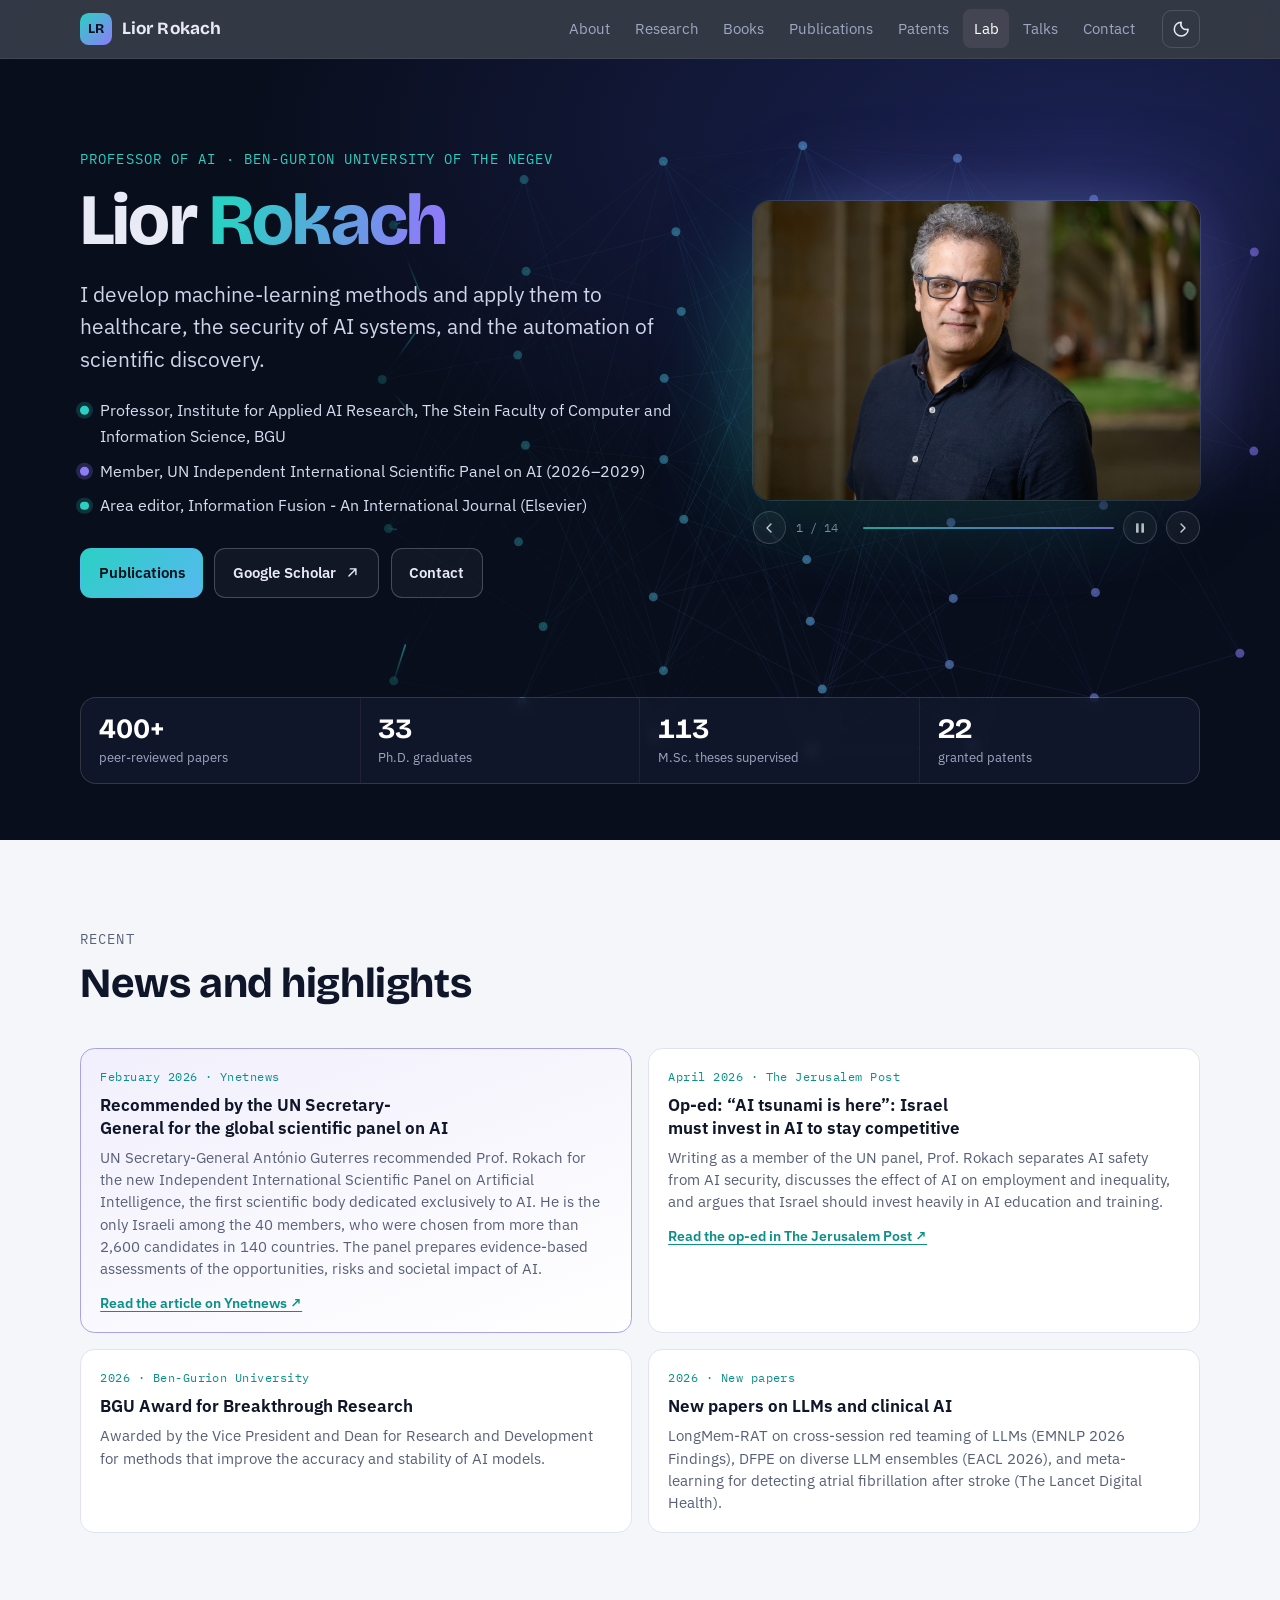
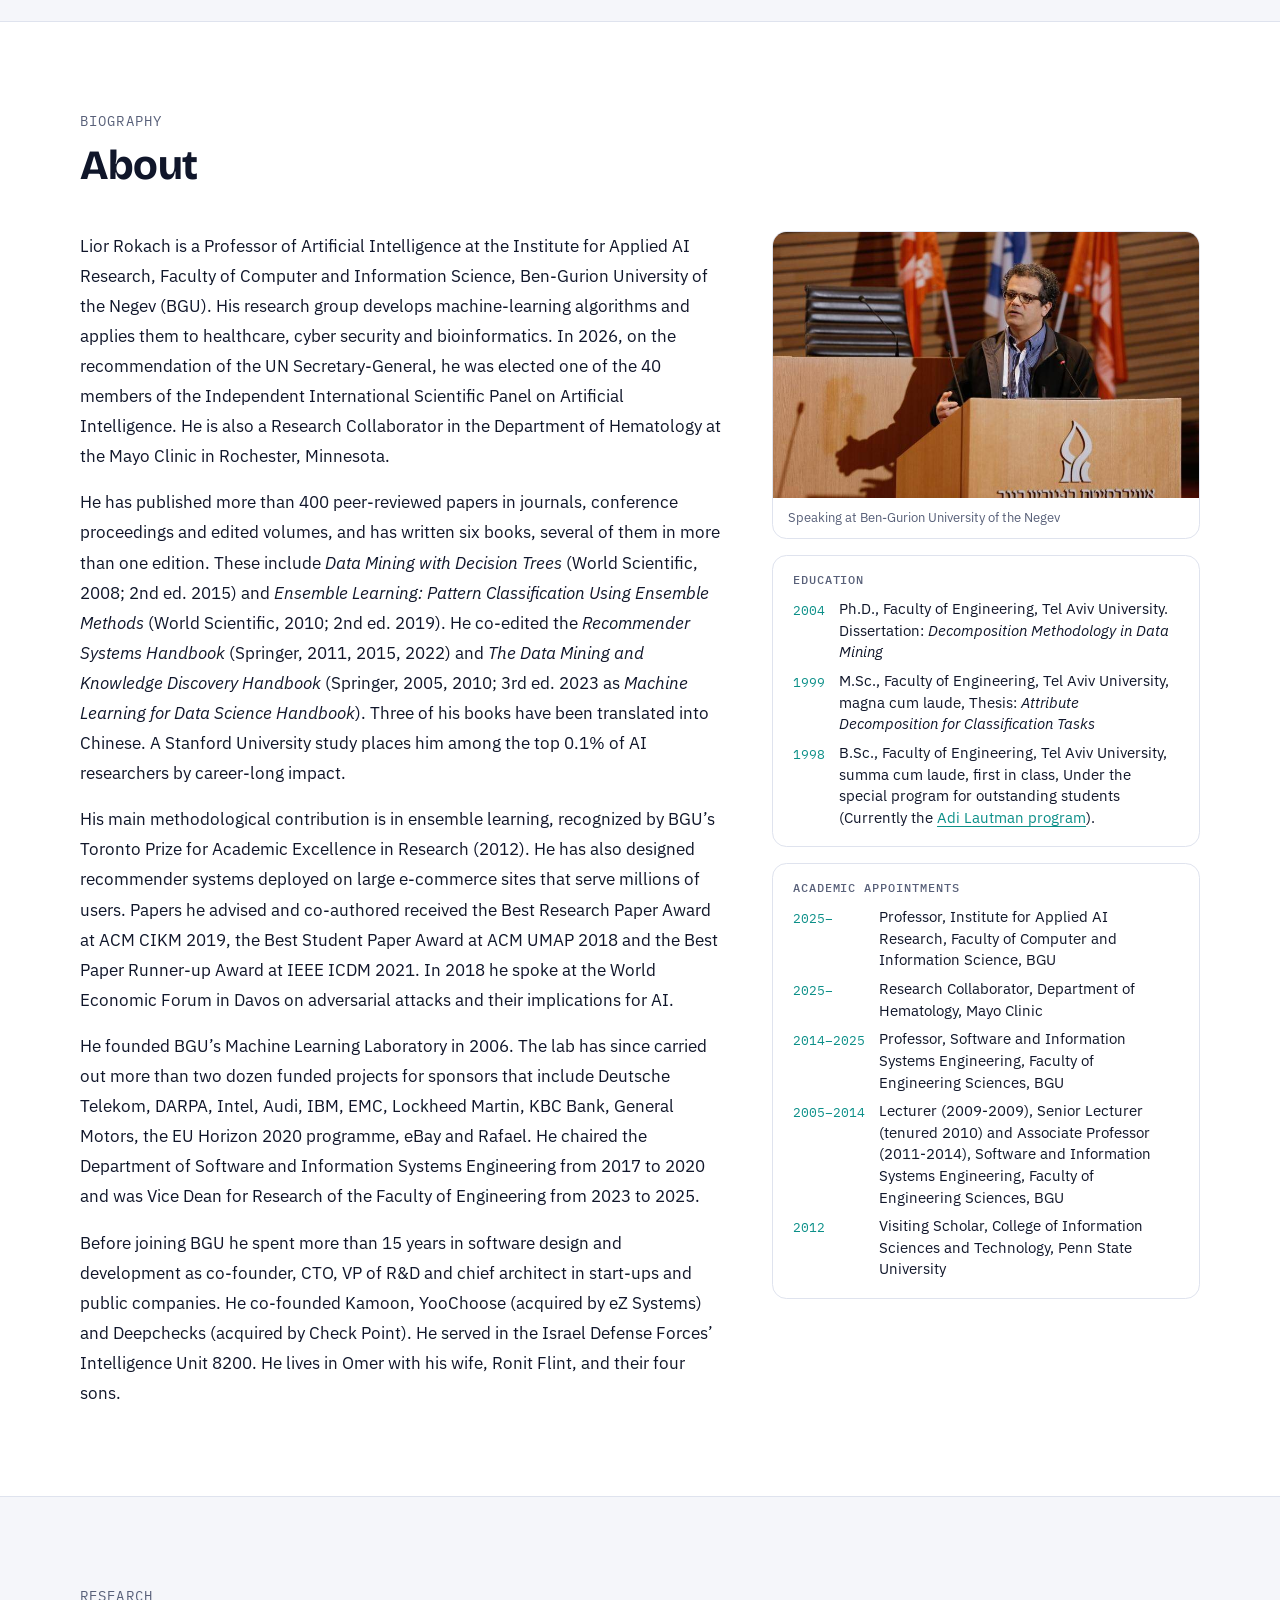
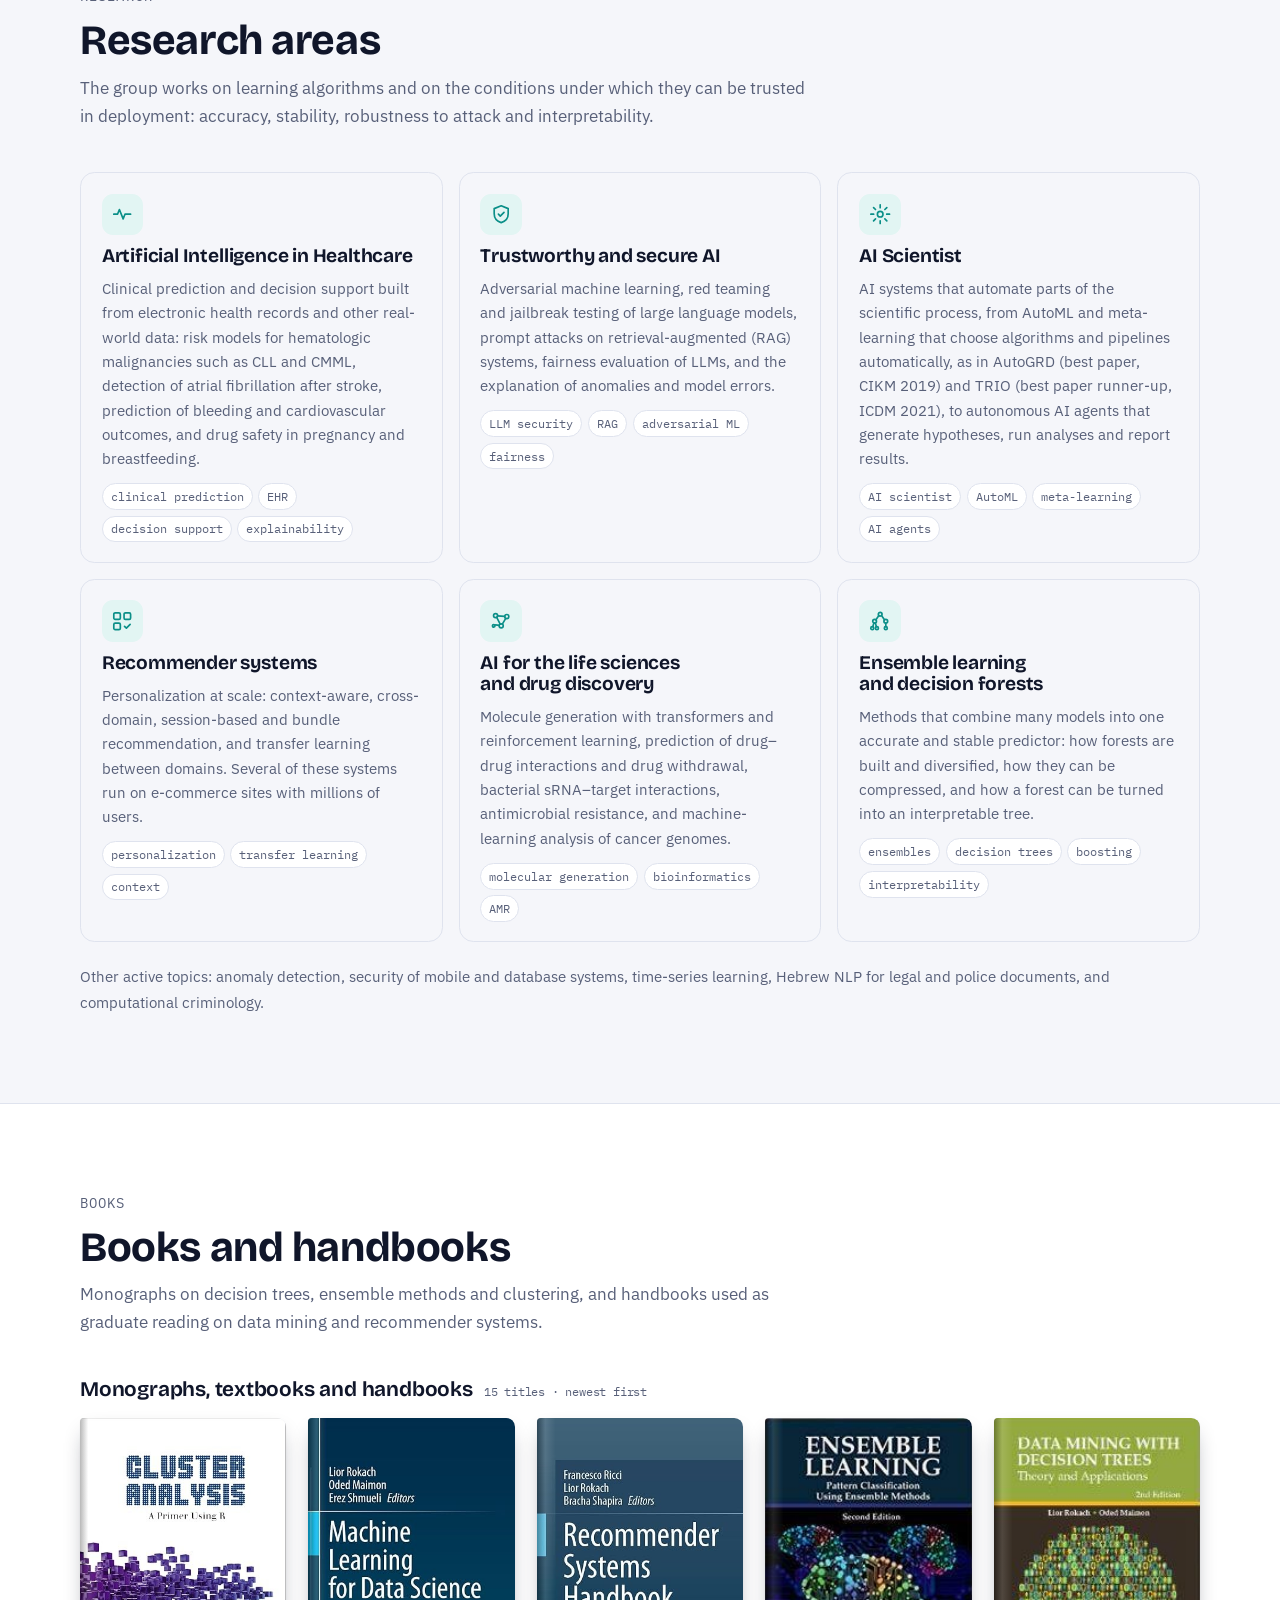
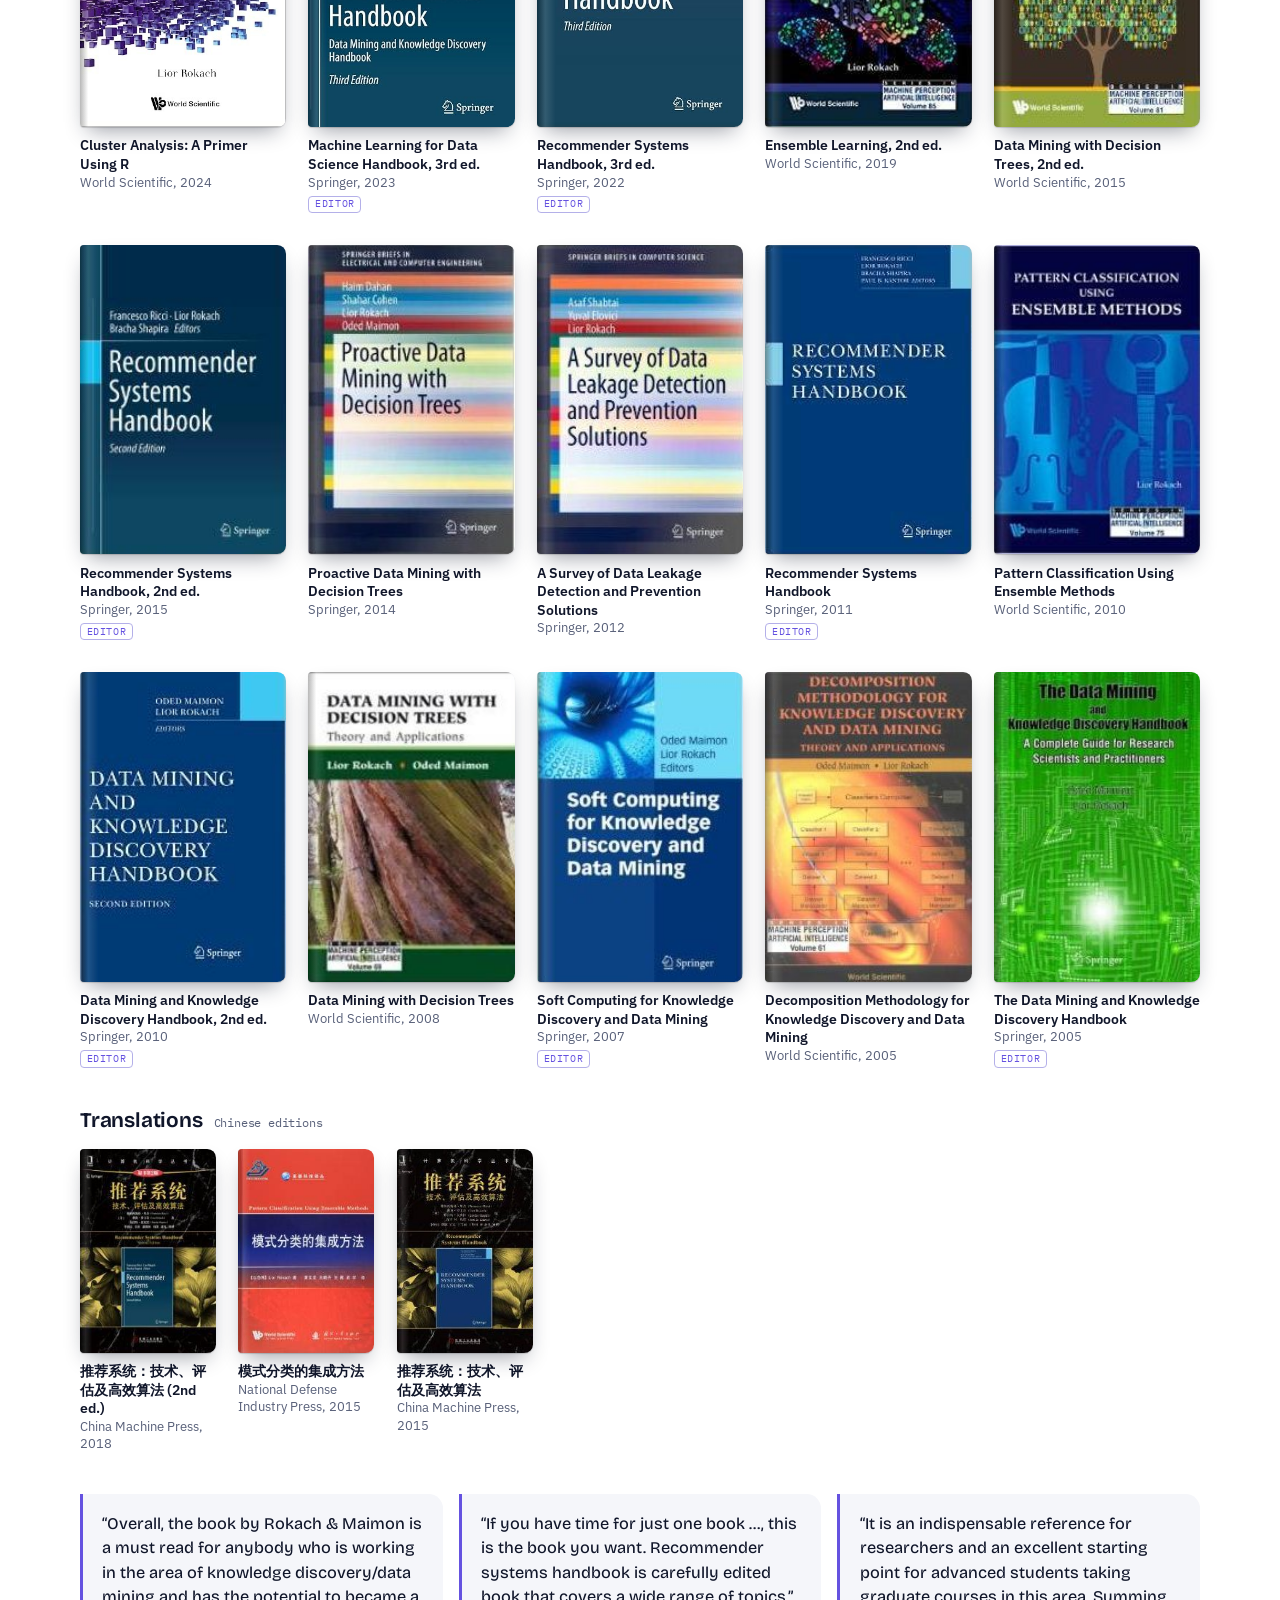
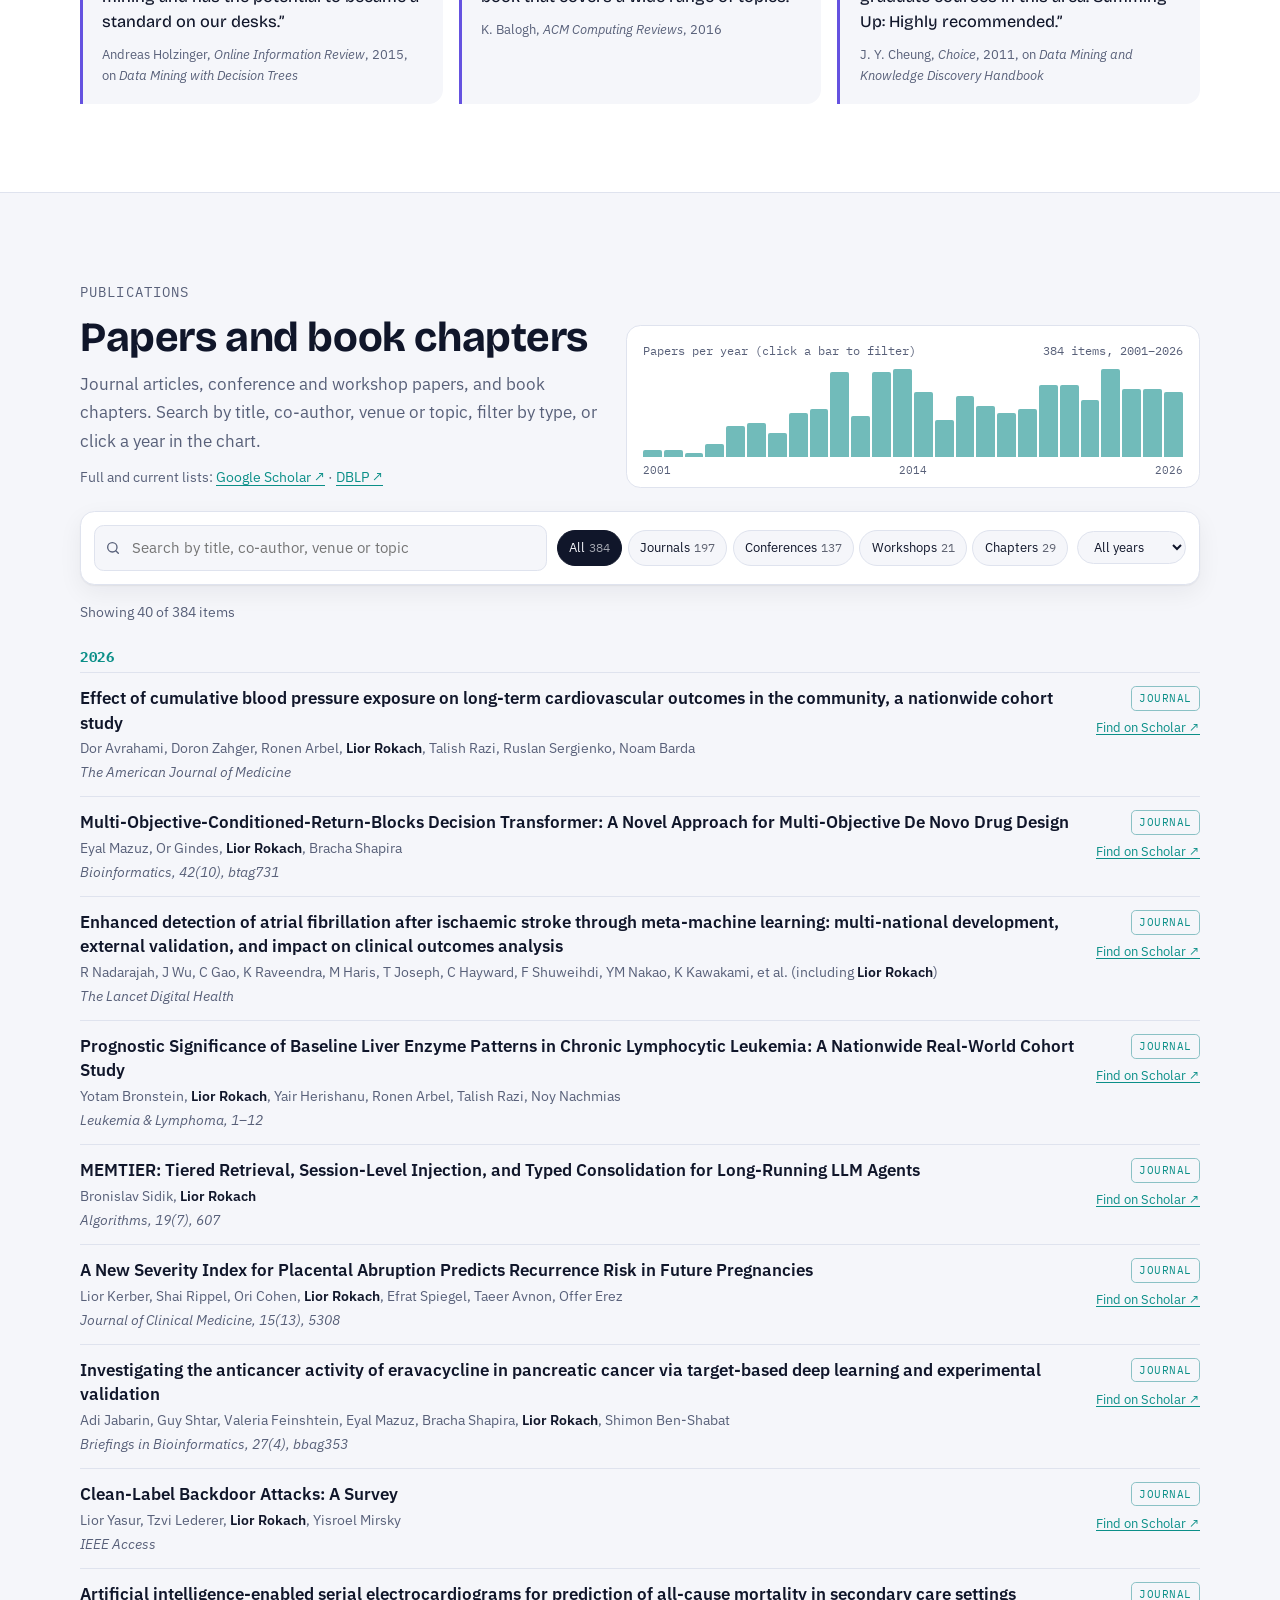
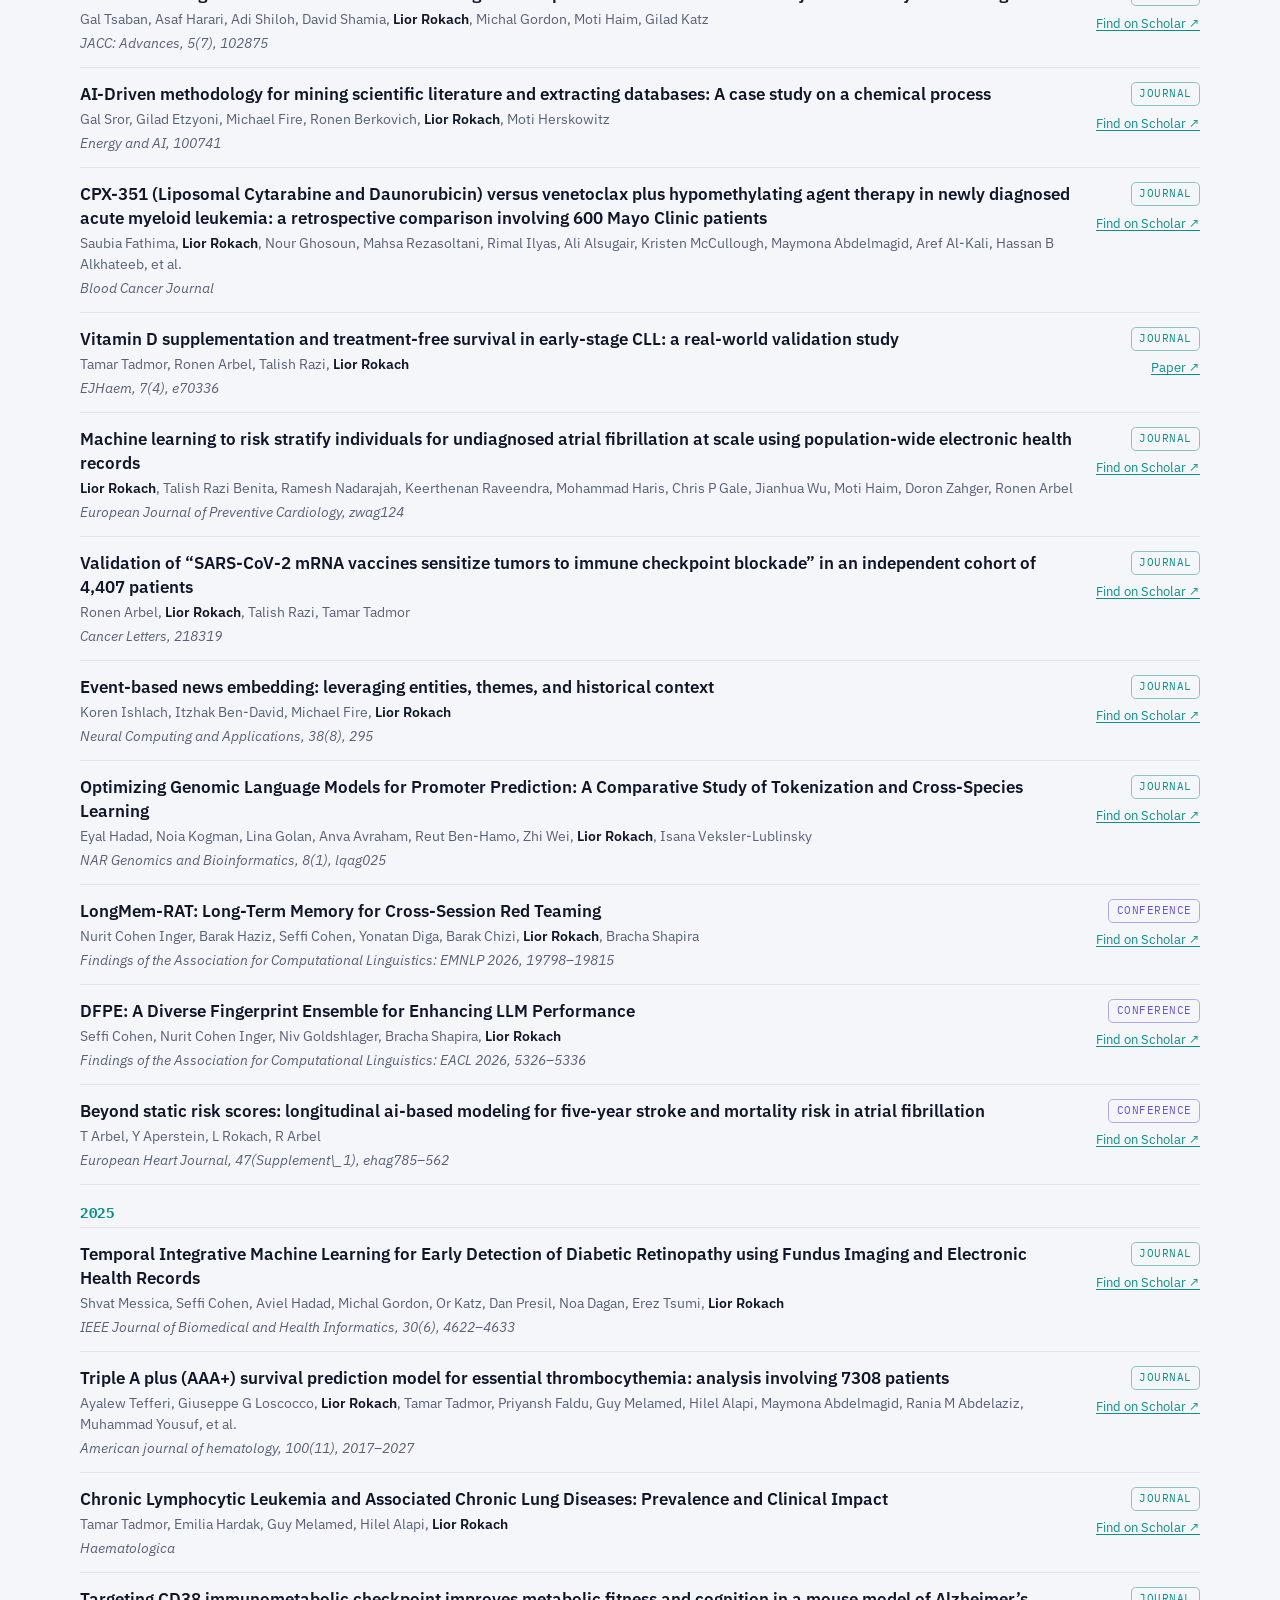
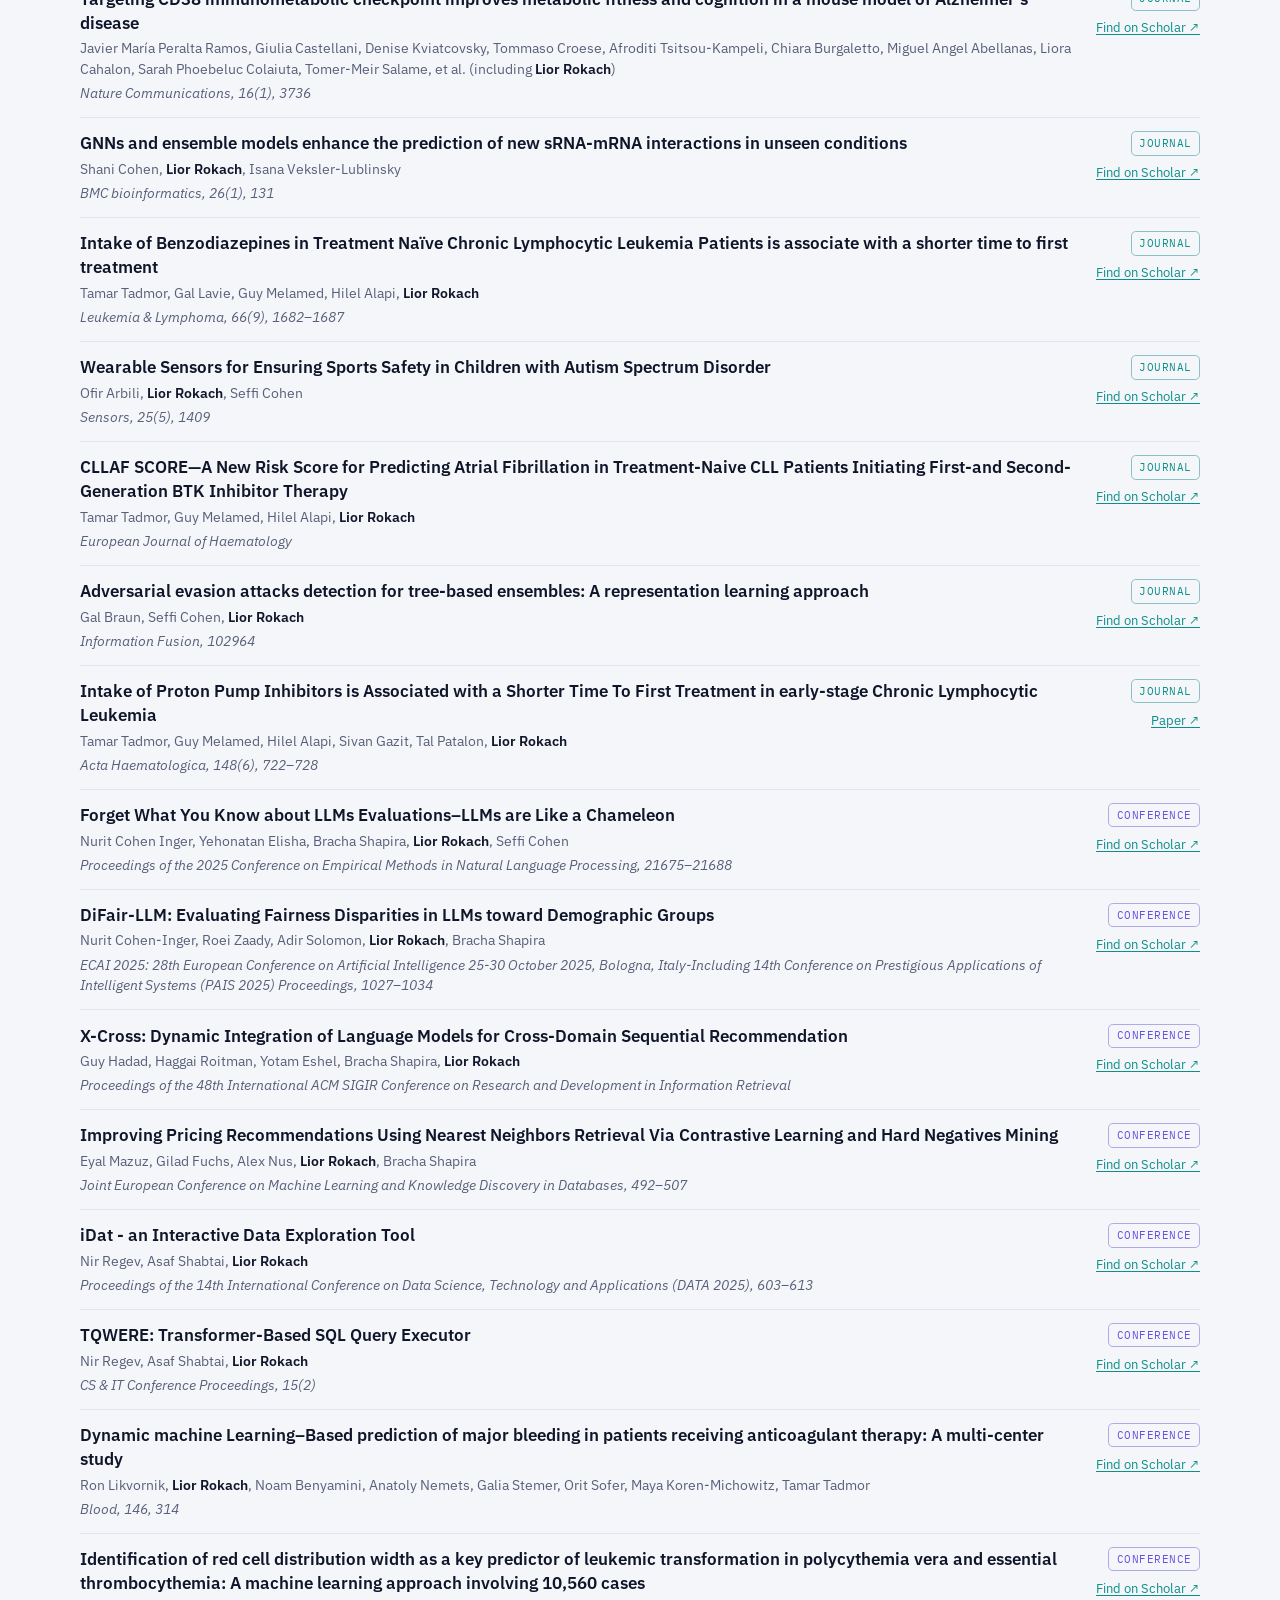
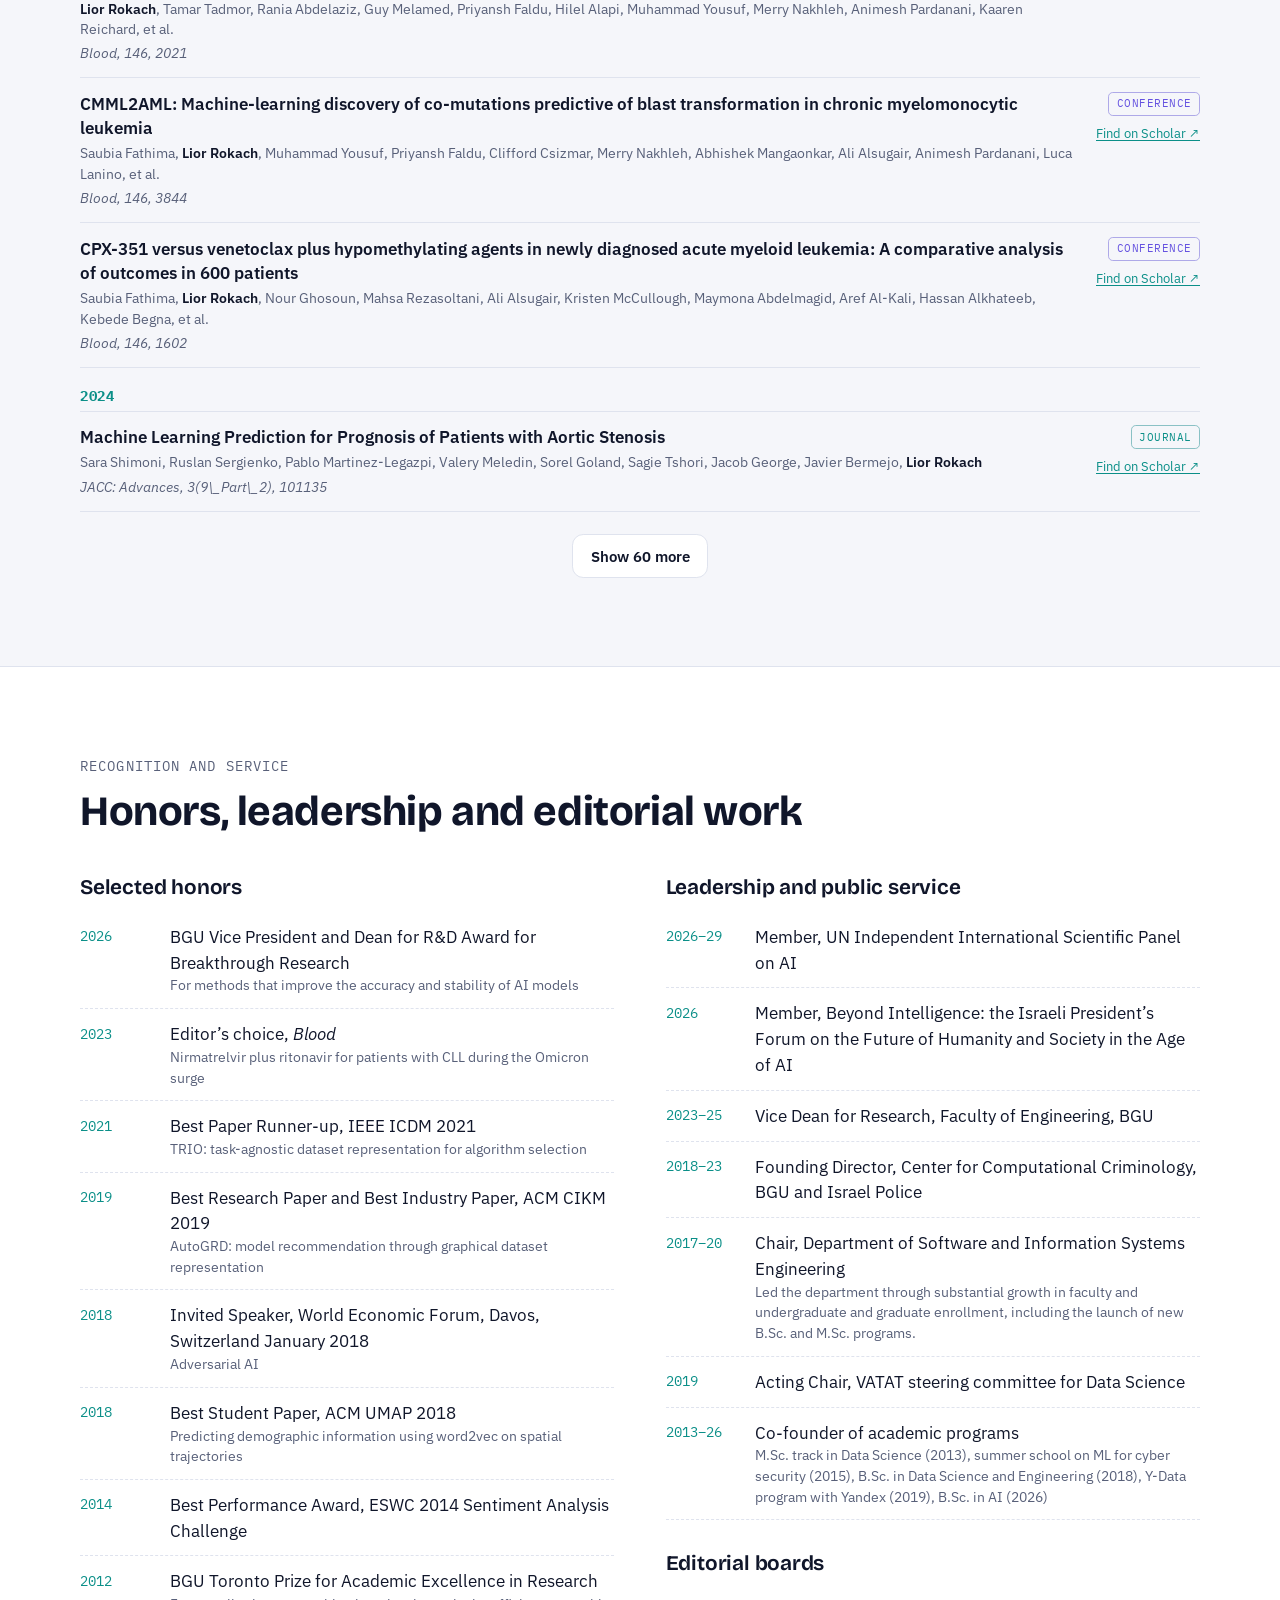
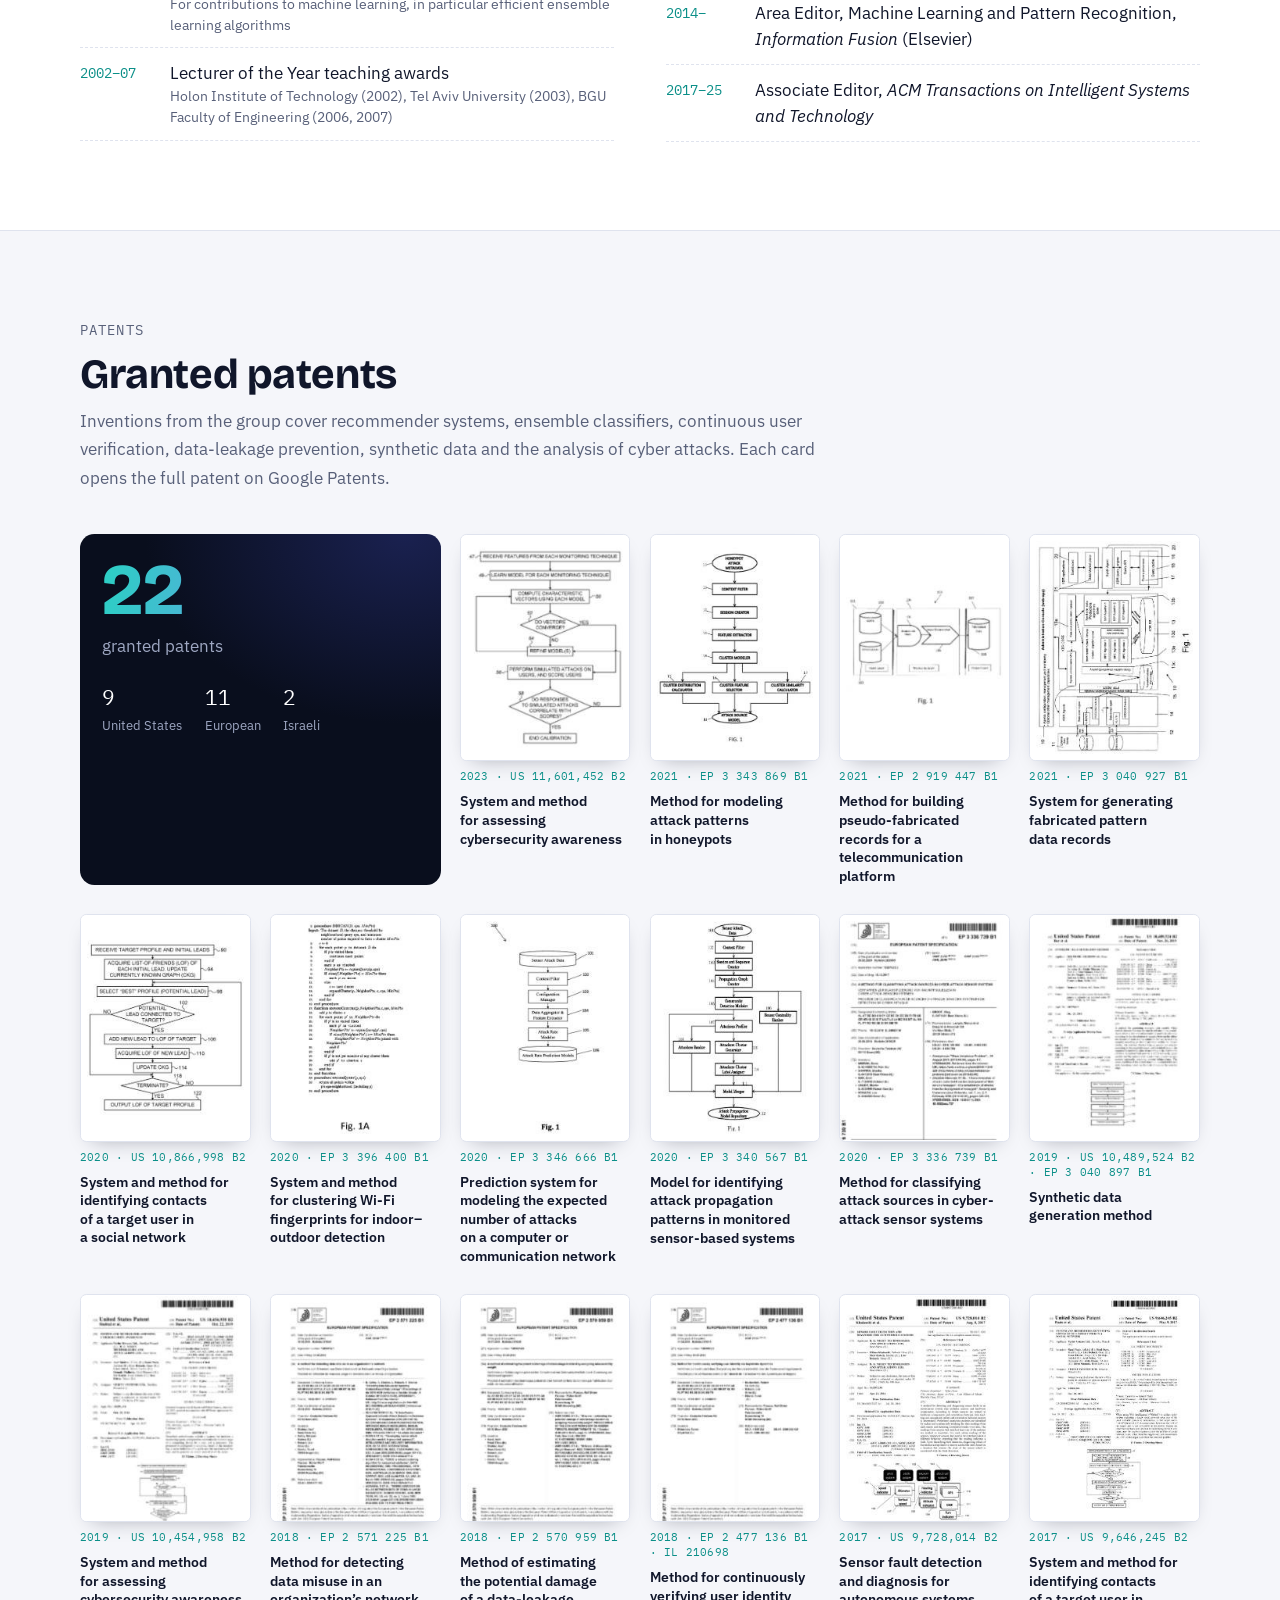
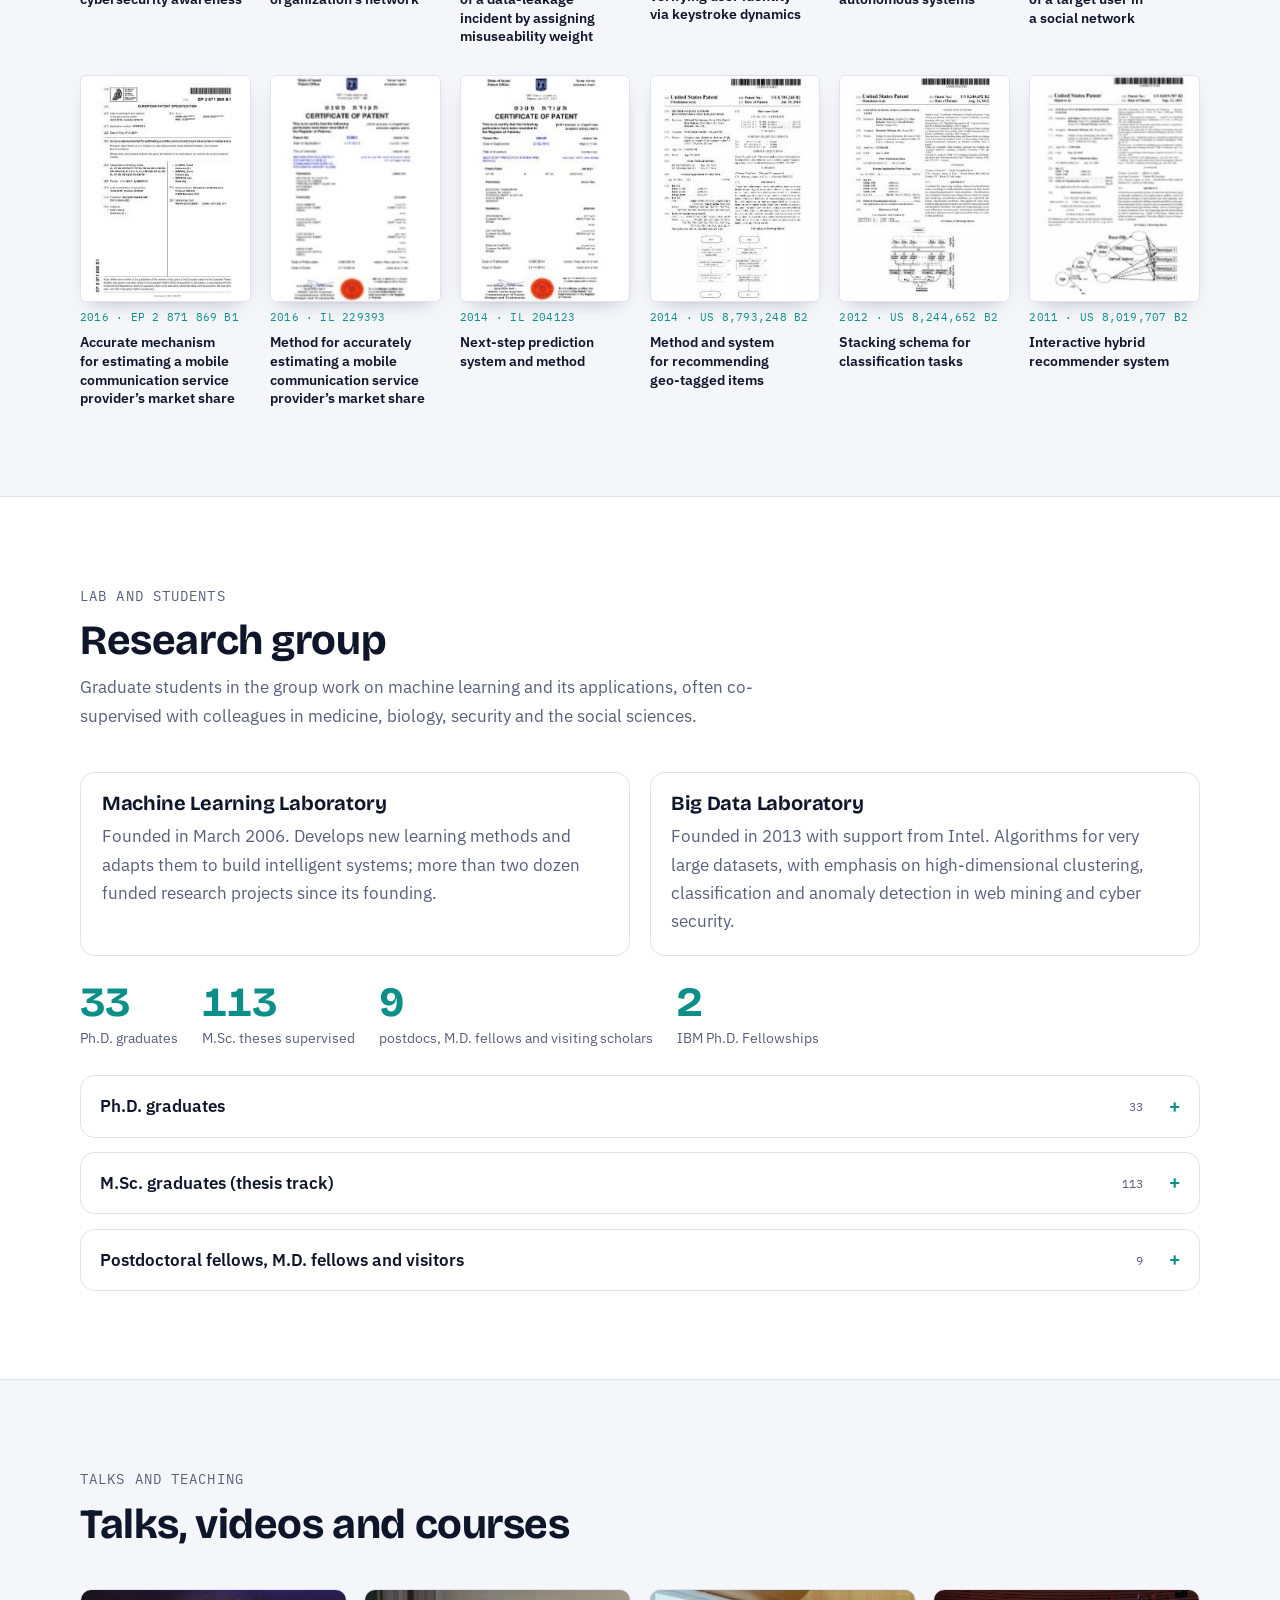
<file: index.html>
<!doctype html>
<html lang="en">
<head>
<meta charset="utf-8">
<meta name="viewport" content="width=device-width, initial-scale=1, viewport-fit=cover">
<title>Prof. Lior Rokach  |  Prof. Lior Rokach is an AI researcher and tenured Prof. at Ben-Gurion University. His main research interests include AI in healthcare, AI safety and bioinformatics.</title>
<meta name="description" content="Lior Rokach, Professor of Artificial Intelligence at Ben-Gurion University of the Negev: machine learning, ensemble methods, AI in medicine, trustworthy and secure AI, recommender systems.">
<meta name="author" content="Lior Rokach">
<meta name="theme-color" content="#090e1d">
<meta property="og:type" content="profile">
<meta property="og:title" content="Prof. Lior Rokach">
<meta property="og:description" content="Professor of Artificial Intelligence, Ben-Gurion University of the Negev. Member of the UN Independent International Scientific Panel on AI.">
<meta property="og:image" content="assets/img/photos/portrait-2026-og.jpg">
<link rel="icon" href="assets/img/favicon.svg" type="image/svg+xml">
<link rel="preconnect" href="https://fonts.googleapis.com">
<link rel="preconnect" href="https://fonts.gstatic.com" crossorigin>
<link rel="stylesheet" href="https://fonts.googleapis.com/css2?family=Bricolage+Grotesque:opsz,wght@12..96,500..800&family=IBM+Plex+Mono:wght@400;500;600&family=IBM+Plex+Sans:ital,wght@0,400;0,500;0,600;0,700;1,400&display=swap">
<link rel="stylesheet" href="assets/css/style.css">
<script>try{var t=localStorage.getItem("theme");if(t==="light"||t==="dark")document.documentElement.setAttribute("data-theme",t)}catch(e){}</script>
<script type="application/ld+json">
{"@context":"https://schema.org","@type":"Person","name":"Lior Rokach","jobTitle":"Professor of Artificial Intelligence","affiliation":{"@type":"CollegeOrUniversity","name":"Ben-Gurion University of the Negev"},"email":"mailto:liorrk@bgu.ac.il","sameAs":["https://scholar.google.com/citations?user=makfxEUAAAAJ","https://www.linkedin.com/in/liorrokach","https://he.wikipedia.org/wiki/%D7%9C%D7%99%D7%90%D7%95%D7%A8_%D7%A8%D7%95%D7%A7%D7%97"]}
</script>
</head>
<body>
<a class="skip" href="#main">Skip to content</a>

<header class="site-header">
  <div class="wrap">
    <a class="brand" href="#top" aria-label="Lior Rokach, home"><span class="brand-mark" aria-hidden="true">LR</span><span>Lior Rokach</span></a>
    <button class="icon-btn menu-btn" id="menu-btn" type="button" aria-expanded="false" aria-controls="site-nav" aria-label="Open menu">
      <svg viewBox="0 0 24 24" fill="none" stroke="currentColor" stroke-width="2" stroke-linecap="round" aria-hidden="true"><path d="M4 7h16M4 12h16M4 17h16"/></svg>
    </button>
    <nav class="nav" id="site-nav" aria-label="Sections">
      <a href="#about">About</a>
      <a href="#research">Research</a>
      <a href="#books">Books</a>
      <a href="#publications">Publications</a>
      <a href="#patents">Patents</a>
      <a href="#lab">Lab</a>
      <a href="#talks">Talks</a>
      <a href="#contact">Contact</a>
    </nav>
    <button class="icon-btn" id="theme-btn" type="button" aria-label="Switch theme">
      <svg viewBox="0 0 24 24" fill="none" stroke="currentColor" stroke-width="2" stroke-linecap="round" stroke-linejoin="round" aria-hidden="true"><path d="M12 3a9 9 0 1 0 9 9 7 7 0 0 1-9-9z"/></svg>
    </button>
  </div>
</header>

<main id="main">
<!-- ===================== HERO ===================== -->
<div class="hero" id="top">
  <canvas id="net" aria-hidden="true"></canvas>
  <div class="wrap">
    <div>
      <p class="eyebrow reveal">Professor of AI &middot; Ben-Gurion University of the Negev</p>
      <h1 class="reveal d1">Lior <span class="grad">Rokach</span></h1>
      <p class="lede reveal d2">I develop machine-learning methods and apply them to healthcare, the security of AI systems, and the automation of scientific discovery.</p>
      <ul class="roles reveal d3">
        <li>Professor, Institute for Applied AI Research, The Stein Faculty of Computer and Information Science, BGU</li>
        <li class="un">Member, UN Independent International Scientific Panel on AI (2026&ndash;2029)</li>
        <li>Area editor, Information Fusion - An International Journal (Elsevier) </li>
      </ul>
      <div class="cta reveal d3">
        <a class="btn btn-primary" href="#publications">Publications</a>
        <a class="btn btn-ghost" href="https://scholar.google.com/citations?user=makfxEUAAAAJ" target="_blank" rel="noopener">Google Scholar
          <svg viewBox="0 0 24 24" fill="none" stroke="currentColor" stroke-width="2" stroke-linecap="round" aria-hidden="true"><path d="M7 17 17 7M9 7h8v8"/></svg></a>
        <a class="btn btn-ghost" href="#contact">Contact</a>
      </div>
    </div>
    <figure class="carousel reveal d2" id="carousel" aria-roledescription="carousel" aria-label="Photographs">
      <div class="slides" id="slides">
        <img class="slide is-active" src="assets/img/carousel/01-portrait-2026.jpg" width="1500" height="999" alt="Portrait of Lior Rokach, 2026" decoding="async">
        <img class="slide" src="assets/img/carousel/13-negev.jpg" width="426" height="284" alt="Lior Rokach at his desk at Ben-Gurion University" decoding="async" aria-hidden="true">
        <img class="slide contain" src="assets/img/carousel/03-data-science.jpg" width="500" height="265" alt="Word graphic: data science" loading="lazy" decoding="async" aria-hidden="true">
        <img class="slide" src="assets/img/carousel/04-davos.jpg" width="1200" height="800" alt="Lior Rokach speaking at the World Economic Forum in Davos, 2018" loading="lazy" decoding="async" aria-hidden="true">
        <img class="slide" src="assets/img/carousel/05-bgu-campus.jpg" width="750" height="500" alt="Ben-Gurion University of the Negev campus, Beer-Sheva" loading="lazy" decoding="async" aria-hidden="true">
        <img class="slide contain" src="assets/img/carousel/06-deep-learning.jpg" width="500" height="300" alt="Word graphic: deep learning" loading="lazy" decoding="async" aria-hidden="true">
        <img class="slide" src="assets/img/carousel/07-bgu-campus-2.jpg" width="515" height="387" alt="Ben-Gurion University campus with palm trees" loading="lazy" decoding="async" aria-hidden="true">
        <img class="slide contain" src="assets/img/carousel/08-big-data.jpg" width="368" height="221" alt="Word graphic: big data" loading="lazy" decoding="async" aria-hidden="true">
        <img class="slide" src="assets/img/carousel/09-lecture.jpg" width="398" height="247" alt="Lior Rokach giving a lecture" loading="lazy" decoding="async" aria-hidden="true">
        <img class="slide" src="assets/img/carousel/10-conference.jpg" width="800" height="534" alt="Lior Rokach in conversation at a conference" loading="lazy" decoding="async" aria-hidden="true">
        <img class="slide" src="assets/img/carousel/11-speaking.jpg" width="1200" height="830" alt="Lior Rokach speaking at a conference" loading="lazy" decoding="async" aria-hidden="true">
        <img class="slide" src="assets/img/carousel/12-word-cloud.jpg" width="800" height="533" alt="Word cloud of research topics in the shape of a thumbs-up" loading="lazy" decoding="async" aria-hidden="true">
        <img class="slide" src="assets/img/carousel/02-office.jpg" width="800" height="507" alt="Lior Rokach in the desert above the Dead Sea" loading="lazy" decoding="async" aria-hidden="true">
        <img class="slide" src="assets/img/carousel/14-bgu-podium.jpg" width="1200" height="800" alt="Lior Rokach speaking at a Ben-Gurion University podium" loading="lazy" decoding="async" aria-hidden="true">
      </div>
      <div class="car-ui">
        <button type="button" class="car-btn" id="car-prev" aria-label="Previous photo"><svg viewBox="0 0 24 24" fill="none" stroke="currentColor" stroke-width="2" stroke-linecap="round" stroke-linejoin="round" aria-hidden="true"><path d="m15 18-6-6 6-6"/></svg></button>
        <span class="car-count" id="car-count" aria-live="polite">1 / 14</span>
        <div class="car-bar" aria-hidden="true"><span id="car-bar"></span></div>
        <button type="button" class="car-btn" id="car-pause" aria-label="Pause slideshow"><svg viewBox="0 0 24 24" fill="currentColor" aria-hidden="true"><rect x="6" y="5" width="4" height="14" rx="1"/><rect x="14" y="5" width="4" height="14" rx="1"/></svg></button>
        <button type="button" class="car-btn" id="car-next" aria-label="Next photo"><svg viewBox="0 0 24 24" fill="none" stroke="currentColor" stroke-width="2" stroke-linecap="round" stroke-linejoin="round" aria-hidden="true"><path d="m9 18 6-6-6-6"/></svg></button>
      </div>
    </figure>
    <div class="stats" role="list">
      <div class="stat" role="listitem"><b>400+</b><span>peer-reviewed papers</span></div>
      <div class="stat" role="listitem"><b>33</b><span>Ph.D. graduates</span></div>
      <div class="stat" role="listitem"><b>113</b><span>M.Sc. theses supervised</span></div>
      <div class="stat" role="listitem"><b>22</b><span>granted patents</span></div>
    </div>
  </div>
</div>

<!-- ===================== NEWS ===================== -->
<section id="news" aria-labelledby="news-h">
  <div class="wrap">
    <div class="sec-head">
      <p class="kicker">Recent</p>
      <h2 id="news-h">News and highlights</h2>
    </div>
    <div class="news">
      <article class="news-item feature">
        <time datetime="2026-02-07">February 2026 &middot; Ynetnews</time>
        <h3>Recommended by the UN Secretary-General for the global scientific panel on AI</h3>
        <p>UN Secretary-General Ant&oacute;nio Guterres recommended Prof. Rokach for the new Independent International Scientific Panel on Artificial Intelligence, the first scientific body dedicated exclusively to AI. He is the only Israeli among the 40 members, who were chosen from more than 2,600 candidates in 140 countries. The panel prepares evidence-based assessments of the opportunities, risks and societal impact of AI.</p>
        <a class="news-link" href="https://www.ynetnews.com/article/ska7swnvzl" target="_blank" rel="noopener">Read the article on Ynetnews ↗</a>
      </article>
      <article class="news-item">
        <time datetime="2026-04-14">April 2026 &middot; The Jerusalem Post</time>
        <h3>Op-ed: &ldquo;AI tsunami is here&rdquo;: Israel must invest in AI to stay competitive</h3>
        <p>Writing as a member of the UN panel, Prof. Rokach separates AI safety from AI security, discusses the effect of AI on employment and inequality, and argues that Israel should invest heavily in AI education and training.</p>
        <a class="news-link" href="https://www.jpost.com/jerusalem-report/article-892798" target="_blank" rel="noopener">Read the op-ed in The Jerusalem Post ↗</a>
      </article>
      <article class="news-item">
        <time datetime="2026">2026 &middot; Ben-Gurion University</time>
        <h3>BGU Award for Breakthrough Research</h3>
        <p>Awarded by the Vice President and Dean for Research and Development for methods that improve the accuracy and stability of AI models.</p>
      </article>
      <article class="news-item">
        <time datetime="2026">2026 &middot; New papers</time>
        <h3>New papers on LLMs and clinical AI</h3>
        <p>LongMem-RAT on cross-session red teaming of LLMs (EMNLP 2026 Findings), DFPE on diverse LLM ensembles (EACL 2026), and meta-learning for detecting atrial fibrillation after stroke (The Lancet Digital Health).</p>
      </article>
    </div>
  </div>
</section>

<!-- ===================== ABOUT ===================== -->
<section id="about" class="alt" aria-labelledby="about-h">
  <div class="wrap">
    <div class="sec-head">
      <p class="kicker">Biography</p>
      <h2 id="about-h">About</h2>
    </div>
    <div class="about">
      <div class="prose">
        <p>Lior Rokach is a Professor of Artificial Intelligence at the Institute for Applied AI Research, Faculty of Computer and Information Science, Ben-Gurion University of the Negev (BGU). His research group develops machine-learning algorithms and applies them to healthcare, cyber security and bioinformatics. In 2026, on the recommendation of the UN Secretary-General, he was elected one of the 40 members of the Independent International Scientific Panel on Artificial Intelligence. He is also a Research Collaborator in the Department of Hematology at the Mayo Clinic in Rochester, Minnesota.</p>
        <p>He has published more than 400 peer-reviewed papers in journals, conference proceedings and edited volumes, and has written six books, several of them in more than one edition. These include <i>Data Mining with Decision Trees</i> (World Scientific, 2008; 2nd ed. 2015) and <i>Ensemble Learning: Pattern Classification Using Ensemble Methods</i> (World Scientific, 2010; 2nd ed. 2019). He co-edited the <i>Recommender Systems Handbook</i> (Springer, 2011, 2015, 2022) and <i>The Data Mining and Knowledge Discovery Handbook</i> (Springer, 2005, 2010; 3rd ed. 2023 as <i>Machine Learning for Data Science Handbook</i>). Three of his books have been translated into Chinese. A Stanford University study places him among the top 0.1% of AI researchers by career-long impact.</p>
        <p>His main methodological contribution is in ensemble learning, recognized by BGU&rsquo;s Toronto Prize for Academic Excellence in Research (2012). He has also designed recommender systems deployed on large e-commerce sites that serve millions of users. Papers he advised and co-authored received the Best Research Paper Award at ACM CIKM 2019, the Best Student Paper Award at ACM UMAP 2018 and the Best Paper Runner-up Award at IEEE ICDM 2021. In 2018 he spoke at the World Economic Forum in Davos on adversarial attacks and their implications for AI.</p>
        <p>He founded BGU&rsquo;s Machine Learning Laboratory in 2006. The lab has since carried out more than two dozen funded projects for sponsors that include Deutsche Telekom, DARPA, Intel, Audi, IBM, EMC, Lockheed Martin, KBC Bank, General Motors, the EU Horizon 2020 programme, eBay and Rafael. He chaired the Department of Software and Information Systems Engineering from 2017 to 2020 and was Vice Dean for Research of the Faculty of Engineering from 2023 to 2025.</p>
        <p>Before joining BGU he spent more than 15 years in software design and development as co-founder, CTO, VP of R&amp;D and chief architect in start-ups and public companies. He co-founded Kamoon, YooChoose (acquired by eZ Systems) and Deepchecks (acquired by Check Point). He served in the Israel Defense Forces&rsquo; Intelligence Unit 8200. He lives in Omer with his wife, Ronit Flint, and their four sons.</p>
      </div>
      <div class="facts">
        <figure class="photo-card">
          <img src="assets/img/photos/bgu-podium.jpg" width="800" height="533" loading="lazy" alt="Lior Rokach speaking at a Ben-Gurion University podium">
          <figcaption>Speaking at Ben-Gurion University of the Negev</figcaption>
        </figure>
        <div class="fact-card">
          <h3>Education</h3>
          <dl class="dl">
            <dt>2004</dt><dd>Ph.D., Faculty of Engineering, Tel Aviv University. Dissertation: <i>Decomposition Methodology in Data Mining</i></dd>
            <dt>1999</dt><dd>M.Sc., Faculty of Engineering, Tel Aviv University, magna cum laude, Thesis: <i>Attribute Decomposition for Classification Tasks</i></dd>
            <dt>1998</dt><dd>B.Sc., Faculty of Engineering, Tel Aviv University, summa cum laude, first in class, Under the special program for outstanding students (Currently the <A href="https://en.wikipedia.org/wiki/Adi_Lautman_Interdisciplinary_Program_for_Outstanding_Students"> Adi Lautman program</A>). </dd>
          </dl>
        </div>
        <div class="fact-card">
          <h3>Academic appointments</h3>
          <dl class="dl">
            <dt>2025&ndash;</dt><dd>Professor, Institute for Applied AI Research, Faculty of Computer and Information Science, BGU</dd>
            <dt>2025&ndash;</dt><dd>Research Collaborator, Department of Hematology, Mayo Clinic</dd>
            <dt>2014&ndash;2025</dt><dd>Professor, Software and Information Systems Engineering, Faculty of Engineering Sciences, BGU</dd>
            <dt>2005&ndash;2014</dt><dd>Lecturer (2009-2009), Senior Lecturer (tenured 2010) and Associate Professor (2011-2014), Software and Information Systems Engineering, Faculty of Engineering Sciences, BGU</dd>
            <dt>2012</dt><dd>Visiting Scholar, College of Information Sciences and Technology, Penn State University</dd>
          </dl>
        </div>
      </div>
    </div>
  </div>
</section>

<!-- ===================== RESEARCH ===================== -->
<section id="research" aria-labelledby="research-h">
  <div class="wrap">
    <div class="sec-head">
      <p class="kicker">Research</p>
      <h2 id="research-h">Research areas</h2>
      <p>The group works on learning algorithms and on the conditions under which they can be trusted in deployment: accuracy, stability, robustness to attack and interpretability.</p>
    </div>
    <div class="areas">
      <article class="area">
        <div class="glyph" aria-hidden="true"><svg viewBox="0 0 24 24" fill="none" stroke="currentColor" stroke-width="1.8" stroke-linecap="round" stroke-linejoin="round"><path d="M3 12h4l2-5 4 10 2-5h6"/></svg></div>
        <h3>Artificial Intelligence in Healthcare</h3>
        <p>Clinical prediction and decision support built from electronic health records and other real-world data: risk models for hematologic malignancies such as CLL and CMML, detection of atrial fibrillation after stroke, prediction of bleeding and cardiovascular outcomes, and drug safety in pregnancy and breastfeeding.</p>
        <div class="tags"><span class="tag">clinical prediction</span><span class="tag">EHR</span><span class="tag">decision support</span><span class="tag">explainability</span></div>
      </article>
      <article class="area">
        <div class="glyph" aria-hidden="true"><svg viewBox="0 0 24 24" fill="none" stroke="currentColor" stroke-width="1.8" stroke-linecap="round" stroke-linejoin="round"><path d="M12 3 4.5 6v5.5c0 4.6 3.2 8.2 7.5 9.5 4.3-1.3 7.5-4.9 7.5-9.5V6L12 3z"/><path d="m9 12 2 2 4-4"/></svg></div>
        <h3>Trustworthy and secure AI</h3>
        <p>Adversarial machine learning, red teaming and jailbreak testing of large language models, prompt attacks on retrieval-augmented (RAG) systems, fairness evaluation of LLMs, and the explanation of anomalies and model errors.</p>
        <div class="tags"><span class="tag">LLM security</span><span class="tag">RAG</span><span class="tag">adversarial ML</span><span class="tag">fairness</span></div>
      </article>
      <article class="area">
        <div class="glyph" aria-hidden="true"><svg viewBox="0 0 24 24" fill="none" stroke="currentColor" stroke-width="1.8" stroke-linecap="round" stroke-linejoin="round"><circle cx="12" cy="12" r="3"/><path d="M12 2v3M12 19v3M4.9 4.9l2.1 2.1M17 17l2.1 2.1M2 12h3M19 12h3M4.9 19.1 7 17M17 7l2.1-2.1"/></svg></div>
        <h3>AI Scientist</h3>
        <p>AI systems that automate parts of the scientific process, from AutoML and meta-learning that choose algorithms and pipelines automatically, as in AutoGRD (best paper, CIKM 2019) and TRIO (best paper runner-up, ICDM 2021), to autonomous AI agents that generate hypotheses, run analyses and report results.</p>
        <div class="tags"><span class="tag">AI scientist</span><span class="tag">AutoML</span><span class="tag">meta-learning</span><span class="tag">AI agents</span></div>
      </article>
      <article class="area">
        <div class="glyph" aria-hidden="true"><svg viewBox="0 0 24 24" fill="none" stroke="currentColor" stroke-width="1.8" stroke-linecap="round" stroke-linejoin="round"><rect x="3" y="3" width="7" height="7" rx="1.5"/><rect x="14" y="3" width="7" height="7" rx="1.5"/><rect x="3" y="14" width="7" height="7" rx="1.5"/><path d="m14.5 17.5 2 2 4-4"/></svg></div>
        <h3>Recommender systems</h3>
        <p>Personalization at scale: context-aware, cross-domain, session-based and bundle recommendation, and transfer learning between domains. Several of these systems run on e-commerce sites with millions of users.</p>
        <div class="tags"><span class="tag">personalization</span><span class="tag">transfer learning</span><span class="tag">context</span></div>
      </article>
      <article class="area">
        <div class="glyph" aria-hidden="true"><svg viewBox="0 0 24 24" fill="none" stroke="currentColor" stroke-width="1.8" stroke-linecap="round" stroke-linejoin="round"><circle cx="6" cy="6" r="2.2"/><circle cx="18" cy="7" r="2.2"/><circle cx="12" cy="17" r="2.2"/><circle cx="4" cy="17" r="1.4"/><path d="M8.1 6.3 15.8 6.8M7.2 7.9l3.7 7.2M16.9 9l-3.7 6.1M6 15.9l3.8.6"/></svg></div>
        <h3>AI for the life sciences and drug discovery</h3>
        <p>Molecule generation with transformers and reinforcement learning, prediction of drug&ndash;drug interactions and drug withdrawal, bacterial sRNA&ndash;target interactions, antimicrobial resistance, and machine-learning analysis of cancer genomes.</p>
        <div class="tags"><span class="tag">molecular generation</span><span class="tag">bioinformatics</span><span class="tag">AMR</span></div>
      </article>
      <article class="area">
        <div class="glyph" aria-hidden="true"><svg viewBox="0 0 24 24" fill="none" stroke="currentColor" stroke-width="1.8" stroke-linecap="round" stroke-linejoin="round"><circle cx="12" cy="4.5" r="2"/><circle cx="6" cy="12" r="2"/><circle cx="18" cy="12" r="2"/><circle cx="3.5" cy="19.5" r="1.6"/><circle cx="8.5" cy="19.5" r="1.6"/><circle cx="18" cy="19.5" r="1.6"/><path d="M10.6 6 7.4 10.4M13.4 6l3.2 4.4M5.2 13.8l-1.1 4.1M6.8 13.8l1.1 4.1M18 14v3.9"/></svg></div>
        <h3>Ensemble learning and decision forests</h3>
        <p>Methods that combine many models into one accurate and stable predictor: how forests are built and diversified, how they can be compressed, and how a forest can be turned into an interpretable tree.</p>
        <div class="tags"><span class="tag">ensembles</span><span class="tag">decision trees</span><span class="tag">boosting</span><span class="tag">interpretability</span></div>
      </article>
    </div>
    <p class="also">Other active topics: anomaly detection, security of mobile and database systems, time-series learning, Hebrew NLP for legal and police documents, and computational criminology.</p>
  </div>
</section>

<!-- ===================== BOOKS ===================== -->
<section id="books" class="alt" aria-labelledby="books-h">
  <div class="wrap">
    <div class="sec-head">
      <p class="kicker">Books</p>
      <h2 id="books-h">Books and handbooks</h2>
      <p>Monographs on decision trees, ensemble methods and clustering, and handbooks used as graduate reading on data mining and recommender systems.</p>
    </div>

    <div class="shelf-group">
      <h3>Monographs, textbooks and handbooks <small>15 titles &middot; newest first</small></h3>
      <div class="shelf shelf-main">
        <a class="book" href="https://books.google.com/books?vid=ISBN9789811297472" target="_blank" rel="noopener">
          <div class="cover"><img src="assets/img/books/cluster-analysis.jpg" width="349" height="522" loading="lazy" alt="Cover of Cluster Analysis: A Primer Using R"></div>
          <div class="meta"><b>Cluster Analysis: A Primer Using R</b><span>World Scientific, 2024</span></div>
        </a>
        <a class="book" href="https://books.google.com/books?vid=ISBN9783031246272" target="_blank" rel="noopener">
          <div class="cover"><img src="assets/img/books/ml-data-science-handbook-3e.jpg" width="336" height="522" loading="lazy" alt="Cover of Machine Learning for Data Science Handbook, third edition"></div>
          <div class="meta"><b>Machine Learning for Data Science Handbook, 3rd ed.</b><span>Springer, 2023</span><em class="role-ed">editor</em></div>
        </a>
        <a class="book" href="https://books.google.com/books?vid=ISBN9781071621967" target="_blank" rel="noopener">
          <div class="cover"><img src="assets/img/books/recsys-handbook-3e.jpg" width="346" height="522" loading="lazy" alt="Cover of Recommender Systems Handbook, third edition"></div>
          <div class="meta"><b>Recommender Systems Handbook, 3rd ed.</b><span>Springer, 2022</span><em class="role-ed">editor</em></div>
        </a>
        <a class="book" href="https://books.google.com/books?vid=ISBN9789811201950" target="_blank" rel="noopener">
          <div class="cover"><img src="assets/img/books/ensemble-learning-2e.jpg" width="190" height="280" loading="lazy" alt="Cover of Ensemble Learning, second edition"></div>
          <div class="meta"><b>Ensemble Learning, 2nd ed.</b><span>World Scientific, 2019</span></div>
        </a>
        <a class="book" href="https://books.google.com/books?vid=ISBN9789814590075" target="_blank" rel="noopener">
          <div class="cover"><img src="assets/img/books/decision-trees-2e.jpg" width="181" height="280" loading="lazy" alt="Cover of Data Mining with Decision Trees, second edition"></div>
          <div class="meta"><b>Data Mining with Decision Trees, 2nd ed.</b><span>World Scientific, 2015</span></div>
        </a>
        <a class="book" href="https://books.google.com/books?vid=ISBN9781489976369" target="_blank" rel="noopener">
          <div class="cover"><img src="assets/img/books/recsys-handbook-2e.jpg" width="192" height="280" loading="lazy" alt="Cover of Recommender Systems Handbook, second edition"></div>
          <div class="meta"><b>Recommender Systems Handbook, 2nd ed.</b><span>Springer, 2015</span><em class="role-ed">editor</em></div>
        </a>
        <a class="book" href="https://books.google.com/books?vid=ISBN9781493905386" target="_blank" rel="noopener">
          <div class="cover"><img src="assets/img/books/proactive-dm.jpg" width="186" height="280" loading="lazy" alt="Cover of Proactive Data Mining with Decision Trees"></div>
          <div class="meta"><b>Proactive Data Mining with Decision Trees</b><span>Springer, 2014</span></div>
        </a>
        <a class="book" href="https://books.google.com/books?vid=ISBN9781461420521" target="_blank" rel="noopener">
          <div class="cover"><img src="assets/img/books/data-leakage.jpg" width="185" height="280" loading="lazy" alt="Cover of A Survey of Data Leakage Detection and Prevention Solutions"></div>
          <div class="meta"><b>A Survey of Data Leakage Detection and Prevention Solutions</b><span>Springer, 2012</span></div>
        </a>
        <a class="book" href="https://books.google.com/books?vid=ISBN0387858199" target="_blank" rel="noopener">
          <div class="cover"><img src="assets/img/books/recsys-handbook-1e.jpg" width="185" height="280" loading="lazy" alt="Cover of Recommender Systems Handbook, first edition"></div>
          <div class="meta"><b>Recommender Systems Handbook</b><span>Springer, 2011</span><em class="role-ed">editor</em></div>
        </a>
        <a class="book" href="https://books.google.com/books?vid=ISBN9814271063" target="_blank" rel="noopener">
          <div class="cover"><img src="assets/img/books/ensemble-1e.jpg" width="188" height="280" loading="lazy" alt="Cover of Pattern Classification Using Ensemble Methods"></div>
          <div class="meta"><b>Pattern Classification Using Ensemble Methods</b><span>World Scientific, 2010</span></div>
        </a>
        <a class="book" href="https://books.google.com/books?vid=ISBN0387098224" target="_blank" rel="noopener">
          <div class="cover"><img src="assets/img/books/dmkd-handbook-2e.jpg" width="171" height="280" loading="lazy" alt="Cover of Data Mining and Knowledge Discovery Handbook, second edition"></div>
          <div class="meta"><b>Data Mining and Knowledge Discovery Handbook, 2nd ed.</b><span>Springer, 2010</span><em class="role-ed">editor</em></div>
        </a>
        <a class="book" href="https://books.google.com/books?vid=ISBN9812771719" target="_blank" rel="noopener">
          <div class="cover"><img src="assets/img/books/decision-trees-1e.jpg" width="202" height="280" loading="lazy" alt="Cover of Data Mining with Decision Trees, first edition"></div>
          <div class="meta"><b>Data Mining with Decision Trees</b><span>World Scientific, 2008</span></div>
        </a>
        <a class="book" href="https://books.google.com/books?vid=ISBN0387699341" target="_blank" rel="noopener">
          <div class="cover"><img src="assets/img/books/soft-computing.jpg" width="183" height="280" loading="lazy" alt="Cover of Soft Computing for Knowledge Discovery and Data Mining"></div>
          <div class="meta"><b>Soft Computing for Knowledge Discovery and Data Mining</b><span>Springer, 2007</span><em class="role-ed">editor</em></div>
        </a>
        <a class="book" href="https://books.google.com/books?vid=ISBN9812560793" target="_blank" rel="noopener">
          <div class="cover"><img src="assets/img/books/decomposition.jpg" width="189" height="280" loading="lazy" alt="Cover of Decomposition Methodology for Knowledge Discovery and Data Mining"></div>
          <div class="meta"><b>Decomposition Methodology for Knowledge Discovery and Data Mining</b><span>World Scientific, 2005</span></div>
        </a>
        <a class="book" href="https://books.google.com/books?vid=ISBN0387244352" target="_blank" rel="noopener">
          <div class="cover"><img src="assets/img/books/dmkd-handbook-1e.jpg" width="179" height="280" loading="lazy" alt="Cover of The Data Mining and Knowledge Discovery Handbook"></div>
          <div class="meta"><b>The Data Mining and Knowledge Discovery Handbook</b><span>Springer, 2005</span><em class="role-ed">editor</em></div>
        </a>
      </div>
    </div>

    <div class="shelf-group">
      <h3>Translations <small>Chinese editions</small></h3>
      <div class="shelf shelf-mini">
        <div class="book">
          <div class="cover"><img src="assets/img/books/recsys-handbook-2e-zh.jpg" width="187" height="280" loading="lazy" alt="Cover of the Chinese edition of Recommender Systems Handbook, second edition"></div>
          <div class="meta"><b>推荐系统：技术、评估及高效算法 (2nd ed.)</b><span>China Machine Press, 2018</span></div>
        </div>
        <div class="book">
          <div class="cover"><img src="assets/img/books/ensemble-zh.jpg" width="200" height="280" loading="lazy" alt="Cover of the Chinese edition of Pattern Classification Using Ensemble Methods"></div>
          <div class="meta"><b>模式分类的集成方法</b><span>National Defense Industry Press, 2015</span></div>
        </div>
        <div class="book">
          <div class="cover"><img src="assets/img/books/recsys-handbook-1e-zh.jpg" width="209" height="280" loading="lazy" alt="Cover of the Chinese edition of Recommender Systems Handbook"></div>
          <div class="meta"><b>推荐系统：技术、评估及高效算法</b><span>China Machine Press, 2015</span></div>
        </div>
      </div>
    </div>

    <div class="reviews">
      <blockquote class="review">
        <p>&ldquo;Overall, the book by Rokach &amp; Maimon is a must read for anybody who is working in the area of knowledge discovery/data mining and has the potential to became a standard on our desks.&rdquo;</p>
        <cite>Andreas Holzinger, <i>Online Information Review</i>, 2015, on <i>Data Mining with Decision Trees</i></cite>
      </blockquote>
      <blockquote class="review">
        <p>&ldquo;If you have time for just one book &hellip;, this is the book you want. Recommender systems handbook is carefully edited book that covers a wide range of topics.&rdquo;</p>
        <cite>K. Balogh, <i>ACM Computing Reviews</i>, 2016</cite>
      </blockquote>
      <blockquote class="review">
        <p>&ldquo;It is an indispensable reference for researchers and an excellent starting point for advanced students taking graduate courses in this area. Summing Up: Highly recommended.&rdquo;</p>
        <cite>J. Y. Cheung, <i>Choice</i>, 2011, on <i>Data Mining and Knowledge Discovery Handbook</i></cite>
      </blockquote>
    </div>
  </div>
</section>

<!-- ===================== PUBLICATIONS ===================== -->
<section id="publications" aria-labelledby="pubs-h">
  <div class="wrap">
    <div class="pub-top">
      <div class="sec-head" style="margin-bottom:0">
        <p class="kicker">Publications</p>
        <h2 id="pubs-h">Papers and book chapters</h2>
        <p>Journal articles, conference and workshop papers, and book chapters. Search by title, co-author, venue or topic, filter by type, or click a year in the chart.</p>
        <p class="muted" style="font-size:.9rem">Full and current lists: <a href="https://scholar.google.com/citations?user=makfxEUAAAAJ" target="_blank" rel="noopener">Google Scholar ↗</a> &middot; <a href="https://dblp.org/search?q=Lior+Rokach" target="_blank" rel="noopener">DBLP ↗</a></p>
      </div>
      <div class="histo" id="pub-histo">
        <div class="histo-head"><span>Papers per year (click a bar to filter)</span><span id="histo-total"></span></div>
        <div class="histo-bars"></div>
        <div class="histo-axis"></div>
      </div>
    </div>

    <div class="controls" role="search">
      <label class="search" for="pub-q"><span class="sr-only">Search publications</span>
        <svg viewBox="0 0 24 24" fill="none" stroke="currentColor" stroke-width="2" stroke-linecap="round" aria-hidden="true"><circle cx="11" cy="11" r="7"/><path d="m20 20-3.5-3.5"/></svg>
        <input id="pub-q" type="search" placeholder="Search by title, co-author, venue or topic" autocomplete="off">
      </label>
      <div class="chips" id="pub-types" role="group" aria-label="Publication type"></div>
      <label for="pub-year" class="sr-only">Year</label>
      <select id="pub-year" class="chip"></select>
    </div>
    <div class="pub-status"><span id="pub-status" aria-live="polite"></span><button type="button" class="linkish" id="pub-reset" hidden>Clear filters</button></div>
    <div class="pub-list" id="pub-list"><noscript><p class="muted">Enable JavaScript to see the publication list, or open <a href="https://scholar.google.com/citations?user=makfxEUAAAAJ">Google Scholar</a>.</p></noscript></div>
    <div class="more-wrap"><button type="button" class="btn btn-line" id="pub-more">Show more</button></div>
  </div>
</section>

<!-- ===================== HONORS & SERVICE ===================== -->
<section id="honors" class="alt" aria-labelledby="honors-h">
  <div class="wrap">
    <div class="sec-head">
      <p class="kicker">Recognition and service</p>
      <h2 id="honors-h">Honors, leadership and editorial work</h2>
    </div>
    <div class="two-col">
      <div>
        <h3 class="col-h">Selected honors</h3>
        <ol class="timeline" reversed>
          <li><time>2026</time><div class="what">BGU Vice President and Dean for R&amp;D Award for Breakthrough Research<small>For methods that improve the accuracy and stability of AI models</small></div></li>
          <li><time>2023</time><div class="what">Editor&rsquo;s choice, <i>Blood</i><small>Nirmatrelvir plus ritonavir for patients with CLL during the Omicron surge</small></div></li>
          <li><time>2021</time><div class="what">Best Paper Runner-up, IEEE ICDM 2021<small>TRIO: task-agnostic dataset representation for algorithm selection</small></div></li>
          <li><time>2019</time><div class="what">Best Research Paper and Best Industry Paper, ACM CIKM 2019<small>AutoGRD: model recommendation through graphical dataset representation</small></div></li>
          <li><time>2018</time><div class="what">Invited Speaker, World Economic Forum, Davos, Switzerland January 2018<small>Adversarial AI</small></div></li>
          <li><time>2018</time><div class="what">Best Student Paper, ACM UMAP 2018<small>Predicting demographic information using word2vec on spatial trajectories</small></div></li>
          <li><time>2014</time><div class="what">Best Performance Award, ESWC 2014 Sentiment Analysis Challenge</div></li>
          <li><time>2012</time><div class="what">BGU Toronto Prize for Academic Excellence in Research<small>For contributions to machine learning, in particular efficient ensemble learning algorithms</small></div></li>
          <li><time>2002&ndash;07</time><div class="what">Lecturer of the Year teaching awards<small>Holon Institute of Technology (2002), Tel Aviv University (2003), BGU Faculty of Engineering (2006, 2007)</small></div></li>
        </ol>
      </div>
      <div>
        <h3 class="col-h">Leadership and public service</h3>
        <ol class="timeline" reversed>
          <li><time>2026&ndash;29</time><div class="what">Member, UN Independent International Scientific Panel on AI</div></li>
          <li><time>2026</time><div class="what">Member, Beyond Intelligence: the Israeli President&rsquo;s Forum on the Future of Humanity and Society in the Age of AI</div></li>
          <li><time>2023&ndash;25</time><div class="what">Vice Dean for Research, Faculty of Engineering, BGU</div></li>
          <li><time>2018&ndash;23</time><div class="what">Founding Director, Center for Computational Criminology, BGU and Israel Police</div></li>
          <li><time>2017&ndash;20</time><div class="what">Chair, Department of Software and Information Systems Engineering<small>Led the department through substantial growth in faculty and undergraduate and graduate enrollment, including the launch of new B.Sc. and M.Sc. programs.</small></div></li>
          <li><time>2019</time><div class="what">Acting Chair, VATAT steering committee for Data Science</div></li>
          <li><time>2013&ndash;26</time><div class="what">Co-founder of academic programs<small>M.Sc. track in Data Science (2013), summer school on ML for cyber security (2015), B.Sc. in Data Science and Engineering (2018), Y-Data program with Yandex (2019), B.Sc. in AI (2026)</small></div></li>
        </ol>
        <h3 class="col-h" style="margin-top:2rem">Editorial boards</h3>
        <ol class="timeline" reversed>
          <li><time>2014&ndash;</time><div class="what">Area Editor, Machine Learning and Pattern Recognition, <i>Information Fusion</i> (Elsevier)</div></li>
          <li><time>2017&ndash;25</time><div class="what">Associate Editor, <i>ACM Transactions on Intelligent Systems and Technology</i></div></li>
        </ol>
      </div>
    </div>
  </div>
</section>

<!-- ===================== PATENTS ===================== -->
<section id="patents" aria-labelledby="patents-h">
  <div class="wrap">
    <div class="sec-head">
      <p class="kicker">Patents</p>
      <h2 id="patents-h">Granted patents</h2>
      <p>Inventions from the group cover recommender systems, ensemble classifiers, continuous user verification, data-leakage prevention, synthetic data and the analysis of cyber attacks. Each card opens the full patent on Google Patents.</p>
    </div>
    <div class="patents-grid">
      <div class="pat-intro">
        <b>22</b>
        <span>granted patents</span>
        <dl>
          <div><dt>9</dt><dd>United States</dd></div>
          <div><dt>11</dt><dd>European</dd></div>
          <div><dt>2</dt><dd>Israeli</dd></div>
        </dl>
      </div>
      <a class="patent" href="https://patents.google.com/patent/US11601452B2/en" target="_blank" rel="noopener">
        <div class="pat-img"><img src="assets/img/patents/US11601452.jpg" width="216" height="288" loading="lazy" alt="First page or main drawing of patent US 11,601,452 B2"></div>
        <span class="pat-no">2023 &middot; US 11,601,452 B2</span>
        <h3>System and method for assessing cybersecurity awareness</h3>
      </a>
      <a class="patent" href="https://patents.google.com/patent/EP3343869B1/en" target="_blank" rel="noopener">
        <div class="pat-img"><img src="assets/img/patents/EP3343869.jpg" width="216" height="288" loading="lazy" alt="First page or main drawing of patent EP 3 343 869 B1"></div>
        <span class="pat-no">2021 &middot; EP 3 343 869 B1</span>
        <h3>Method for modeling attack patterns in honeypots</h3>
      </a>
      <a class="patent" href="https://patents.google.com/patent/EP2919447B1/en" target="_blank" rel="noopener">
        <div class="pat-img"><img src="assets/img/patents/EP2919447.jpg" width="216" height="288" loading="lazy" alt="First page or main drawing of patent EP 2 919 447 B1"></div>
        <span class="pat-no">2021 &middot; EP 2 919 447 B1</span>
        <h3>Method for building pseudo-fabricated records for a telecommunication platform</h3>
      </a>
      <a class="patent" href="https://patents.google.com/patent/EP3040927B1/en" target="_blank" rel="noopener">
        <div class="pat-img"><img src="assets/img/patents/EP3040927.jpg" width="216" height="288" loading="lazy" alt="First page or main drawing of patent EP 3 040 927 B1"></div>
        <span class="pat-no">2021 &middot; EP 3 040 927 B1</span>
        <h3>System for generating fabricated pattern data records</h3>
      </a>
      <a class="patent" href="https://patents.google.com/patent/US10866998B2/en" target="_blank" rel="noopener">
        <div class="pat-img"><img src="assets/img/patents/US10866998.jpg" width="216" height="288" loading="lazy" alt="First page or main drawing of patent US 10,866,998 B2"></div>
        <span class="pat-no">2020 &middot; US 10,866,998 B2</span>
        <h3>System and method for identifying contacts of a target user in a social network</h3>
      </a>
      <a class="patent" href="https://patents.google.com/patent/EP3396400B1/en" target="_blank" rel="noopener">
        <div class="pat-img"><img src="assets/img/patents/EP3396400.jpg" width="216" height="288" loading="lazy" alt="First page or main drawing of patent EP 3 396 400 B1"></div>
        <span class="pat-no">2020 &middot; EP 3 396 400 B1</span>
        <h3>System and method for clustering Wi-Fi fingerprints for indoor–outdoor detection</h3>
      </a>
      <a class="patent" href="https://patents.google.com/patent/EP3346666B1/en" target="_blank" rel="noopener">
        <div class="pat-img"><img src="assets/img/patents/EP3346666.jpg" width="216" height="288" loading="lazy" alt="First page or main drawing of patent EP 3 346 666 B1"></div>
        <span class="pat-no">2020 &middot; EP 3 346 666 B1</span>
        <h3>Prediction system for modeling the expected number of attacks on a computer or communication network</h3>
      </a>
      <a class="patent" href="https://patents.google.com/patent/EP3340567B1/en" target="_blank" rel="noopener">
        <div class="pat-img"><img src="assets/img/patents/EP3340567.jpg" width="216" height="288" loading="lazy" alt="First page or main drawing of patent EP 3 340 567 B1"></div>
        <span class="pat-no">2020 &middot; EP 3 340 567 B1</span>
        <h3>Model for identifying attack propagation patterns in monitored sensor-based systems</h3>
      </a>
      <a class="patent" href="https://patents.google.com/patent/EP3336739B1/en" target="_blank" rel="noopener">
        <div class="pat-img"><img src="assets/img/patents/EP3336739.jpg" width="216" height="288" loading="lazy" alt="First page or main drawing of patent EP 3 336 739 B1"></div>
        <span class="pat-no">2020 &middot; EP 3 336 739 B1</span>
        <h3>Method for classifying attack sources in cyber-attack sensor systems</h3>
      </a>
      <a class="patent" href="https://patents.google.com/patent/US10489524B2/en" target="_blank" rel="noopener">
        <div class="pat-img"><img src="assets/img/patents/US10489524.jpg" width="216" height="288" loading="lazy" alt="First page or main drawing of patent US 10,489,524 B2 · EP 3 040 897 B1"></div>
        <span class="pat-no">2019 &middot; US 10,489,524 B2 · EP 3 040 897 B1</span>
        <h3>Synthetic data generation method</h3>
      </a>
      <a class="patent" href="https://patents.google.com/patent/US10454958B2/en" target="_blank" rel="noopener">
        <div class="pat-img"><img src="assets/img/patents/US10454958.jpg" width="216" height="288" loading="lazy" alt="First page or main drawing of patent US 10,454,958 B2"></div>
        <span class="pat-no">2019 &middot; US 10,454,958 B2</span>
        <h3>System and method for assessing cybersecurity awareness</h3>
      </a>
      <a class="patent" href="https://patents.google.com/patent/EP2571225B1/en" target="_blank" rel="noopener">
        <div class="pat-img"><img src="assets/img/patents/EP2571225.jpg" width="216" height="288" loading="lazy" alt="First page or main drawing of patent EP 2 571 225 B1"></div>
        <span class="pat-no">2018 &middot; EP 2 571 225 B1</span>
        <h3>Method for detecting data misuse in an organization’s network</h3>
      </a>
      <a class="patent" href="https://patents.google.com/patent/EP2570959B1/en" target="_blank" rel="noopener">
        <div class="pat-img"><img src="assets/img/patents/EP2570959.jpg" width="216" height="288" loading="lazy" alt="First page or main drawing of patent EP 2 570 959 B1"></div>
        <span class="pat-no">2018 &middot; EP 2 570 959 B1</span>
        <h3>Method of estimating the potential damage of a data-leakage incident by assigning misuseability weight</h3>
      </a>
      <a class="patent" href="https://patents.google.com/patent/EP2477136B1/en" target="_blank" rel="noopener">
        <div class="pat-img"><img src="assets/img/patents/EP2477136.jpg" width="216" height="288" loading="lazy" alt="First page or main drawing of patent EP 2 477 136 B1 · IL 210698"></div>
        <span class="pat-no">2018 &middot; EP 2 477 136 B1 · IL 210698</span>
        <h3>Method for continuously verifying user identity via keystroke dynamics</h3>
      </a>
      <a class="patent" href="https://patents.google.com/patent/US9728014B2/en" target="_blank" rel="noopener">
        <div class="pat-img"><img src="assets/img/patents/US9728014.jpg" width="216" height="288" loading="lazy" alt="First page or main drawing of patent US 9,728,014 B2"></div>
        <span class="pat-no">2017 &middot; US 9,728,014 B2</span>
        <h3>Sensor fault detection and diagnosis for autonomous systems</h3>
      </a>
      <a class="patent" href="https://patents.google.com/patent/US9646245B2/en" target="_blank" rel="noopener">
        <div class="pat-img"><img src="assets/img/patents/US9646245.jpg" width="216" height="288" loading="lazy" alt="First page or main drawing of patent US 9,646,245 B2"></div>
        <span class="pat-no">2017 &middot; US 9,646,245 B2</span>
        <h3>System and method for identifying contacts of a target user in a social network</h3>
      </a>
      <a class="patent" href="https://patents.google.com/patent/EP2871869B1/en" target="_blank" rel="noopener">
        <div class="pat-img"><img src="assets/img/patents/EP2871869.jpg" width="216" height="288" loading="lazy" alt="First page or main drawing of patent EP 2 871 869 B1"></div>
        <span class="pat-no">2016 &middot; EP 2 871 869 B1</span>
        <h3>Accurate mechanism for estimating a mobile communication service provider’s market share</h3>
      </a>
      <a class="patent" href="https://patents.google.com/patent/IL229393A/en" target="_blank" rel="noopener">
        <div class="pat-img"><img src="assets/img/patents/IL229393.jpg" width="216" height="288" loading="lazy" alt="First page or main drawing of patent IL 229393"></div>
        <span class="pat-no">2016 &middot; IL 229393</span>
        <h3>Method for accurately estimating a mobile communication service provider’s market share</h3>
      </a>
      <a class="patent" href="https://patents.google.com/patent/IL204123A/en" target="_blank" rel="noopener">
        <div class="pat-img"><img src="assets/img/patents/IL204123.jpg" width="216" height="288" loading="lazy" alt="First page or main drawing of patent IL 204123"></div>
        <span class="pat-no">2014 &middot; IL 204123</span>
        <h3>Next-step prediction system and method</h3>
      </a>
      <a class="patent" href="https://patents.google.com/patent/US8793248B2/en" target="_blank" rel="noopener">
        <div class="pat-img"><img src="assets/img/patents/US8793248.jpg" width="216" height="288" loading="lazy" alt="First page or main drawing of patent US 8,793,248 B2"></div>
        <span class="pat-no">2014 &middot; US 8,793,248 B2</span>
        <h3>Method and system for recommending geo-tagged items</h3>
      </a>
      <a class="patent" href="https://patents.google.com/patent/US8244652B2/en" target="_blank" rel="noopener">
        <div class="pat-img"><img src="assets/img/patents/US8244652.jpg" width="216" height="288" loading="lazy" alt="First page or main drawing of patent US 8,244,652 B2"></div>
        <span class="pat-no">2012 &middot; US 8,244,652 B2</span>
        <h3>Stacking schema for classification tasks</h3>
      </a>
      <a class="patent" href="https://patents.google.com/patent/US8019707B2/en" target="_blank" rel="noopener">
        <div class="pat-img"><img src="assets/img/patents/US8019707.jpg" width="216" height="288" loading="lazy" alt="First page or main drawing of patent US 8,019,707 B2"></div>
        <span class="pat-no">2011 &middot; US 8,019,707 B2</span>
        <h3>Interactive hybrid recommender system</h3>
      </a>
    </div>
  </div>
</section>

<!-- ===================== LAB ===================== -->
<section id="lab" class="alt" aria-labelledby="lab-h">
  <div class="wrap">
    <div class="sec-head">
      <p class="kicker">Lab and students</p>
      <h2 id="lab-h">Research group</h2>
      <p>Graduate students in the group work on machine learning and its applications, often co-supervised with colleagues in medicine, biology, security and the social sciences.</p>
    </div>
    <div class="lab-grid">
      <div class="lab-card"><h3>Machine Learning Laboratory</h3><p class="muted">Founded in March 2006. Develops new learning methods and adapts them to build intelligent systems; more than two dozen funded research projects since its founding.</p></div>
      <div class="lab-card"><h3>Big Data Laboratory</h3><p class="muted">Founded in 2013 with support from Intel. Algorithms for very large datasets, with emphasis on high-dimensional clustering, classification and anomaly detection in web mining and cyber security.</p></div>
    </div>
    <div class="counts">
      <div class="count"><b>33</b><span>Ph.D. graduates</span></div>
      <div class="count"><b>113</b><span>M.Sc. theses supervised</span></div>
      <div class="count"><b>9</b><span>postdocs, M.D. fellows and visiting scholars</span></div>
      <div class="count"><b>2</b><span>IBM Ph.D. Fellowships</span></div>
    </div>
    <details class="roster">
      <summary>Ph.D. graduates <small>33</small></summary>
      <div class="roster-body">
        <label class="sr-only" for="phd-q">Filter Ph.D. graduates</label>
        <input id="phd-q" type="search" placeholder="Filter by name, topic or year" data-filter-list="phd-list">
        <ul class="roster-list" id="phd-list"><li><span class="y">2026</span><span><span class="nm">Moran Beladev</span><span class="th">Representation Learning on Temporal Graphs</span><span class="co">with Gilad Katz</span></span></li><li><span class="y">2026</span><span><span class="nm">Eyal Hadad</span><span class="th">Cross-Species and Cross-Task Transfer Learning Approaches for Transcriptional and Post-Transcriptional Gene Regulation</span><span class="co">with Isana Veksler-Lublinsky</span></span></li><li><span class="y">2026</span><span><span class="nm">Shani Cohen</span><span class="th">Computational Learning Approaches for Predicting and Analyzing Intra-species Bacterial sRNA-Target Interactions</span><span class="co">with Isana Veksler-Lublinsky</span></span></li><li><span class="y">2026</span><span><span class="nm">Nir Regev</span><span class="th">Approximating SQL queries with Deep Learning</span><span class="co">with Asaf Shabtai</span></span></li><li><span class="y">2026</span><span><span class="nm">Tomer Meirman</span><span class="th">Handling High-Dimensionality in Causality and Prediction in Healthcare</span><span class="co">with Bracha Shapira and Noa Dagan</span></span></li><li><span class="y">2026</span><span><span class="nm">Yehonatan Cohen</span><span class="th">Human Brain Based Computational Models as a Solution for Time Series and Image Processing Problems</span><span class="co">with Gilad Katz and Ilana Nisky</span></span></li><li><span class="y">2026</span><span><span class="nm">Hagit Shaposhnik</span><span class="th">Toward Interruption Management Systems Based on Workload Classification Using Machine Learning Models and Eye-Tracking Data</span></span></li><li><span class="y">2025</span><span><span class="nm">Liat Antwarg</span><span class="th">Explainable AI</span><span class="co">with B. Shapira</span></span></li><li><span class="y">2025</span><span><span class="nm">Amit Livne</span><span class="th">Deep Recommender Systems Utilizing Side Information</span><span class="co">with B. Shapira</span></span></li><li><span class="y">2025</span><span><span class="nm">Roman Vainshtein</span><span class="th">Representation of Datasets and Machine Learning Pipelines for Meta-Learning and AutoML Optimization</span><span class="co">with B. Shapira</span></span></li><li><span class="y">2025</span><span><span class="nm">Noy Cohen-Shapira</span><span class="th">Algorithm Selection Through Graphical Dataset Representation</span></span></li><li><span class="y">2024</span><span><span class="nm">Amiel Meisels</span><span class="th">Robustness and Explainability of Tree-based Models</span></span></li><li><span class="y">2024</span><span><span class="nm">Seffi Cohen</span><span class="th">Enforcing Diversity Within Ensemble Methods</span></span></li><li><span class="y">2023</span><span><span class="nm">Guy Shtar</span><span class="th">Machine Learning Based Drug Discovery</span><span class="co">with B. Shapira</span></span></li><li><span class="y">2023</span><span><span class="nm">Ariel Bar</span><span class="th">Pattern Mining from Sequential Bipartite Graphs</span><span class="co">with B. Shapira</span></span></li><li><span class="y">2023</span><span><span class="nm">Yael Mathov</span><span class="th">Adversarial Learning</span><span class="co">with Y. Elovici</span></span></li><li><span class="y">2022</span><span><span class="nm">Hagit Grushka</span><span class="fellow">IBM Ph.D. Fellow</span><span class="th">Combining salient data with expert knowledge for effective big data monitoring</span><span class="co">with B. Shapira</span></span></li><li><span class="y">2022</span><span><span class="nm">Adir Solomon</span><span class="th">User Modeling and Inference Using Spatial Latent Representation</span><span class="co">with B. Shapira</span></span></li><li><span class="y">2021</span><span><span class="nm">Adam Kubany</span><span class="th">Reasoning semantic relationships of image objects</span></span></li><li><span class="y">2021</span><span><span class="nm">Omer Sagi</span><span class="th">Decision Forest Compression</span></span></li><li><span class="y">2021</span><span><span class="nm">Itai Hazan</span><span class="th">Methods for Improving the Security of Keystroke Dynamics Solutions</span><span class="co">with O. Margalit</span></span></li><li><span class="y">2021</span><span><span class="nm">Ishai Rosenberg</span><span class="th">Adversarial Learning</span><span class="co">with A. Shabtai and Y. Elovici</span></span></li><li><span class="y">2021</span><span><span class="nm">Edita Grolman</span><span class="th">Scalable Transfer Learning Cross-Domain Recommendation Systems</span><span class="co">with A. Shabtai</span></span></li><li><span class="y">2019</span><span><span class="nm">Sigal Elnekave</span><span class="th">Sequence Preserving Data Generation for Privacy Preservation</span></span></li><li><span class="y">2019</span><span><span class="nm">Asi Messica Greenstein</span><span class="th">Incorporating Product Price into Recommender System</span></span></li><li><span class="y">2019</span><span><span class="nm">Victor Makarenkov</span><span class="th">Automatic Proofreading</span><span class="co">with B. Shapira</span></span></li><li><span class="y">2016</span><span><span class="nm">Nir Ofek</span><span class="th">Sentiment Analysis</span></span></li><li><span class="y">2016</span><span><span class="nm">Eli Khalastchi</span><span class="fellow">IBM Ph.D. Fellow</span><span class="th">Anomaly detection</span><span class="co">with Meir Kalech</span></span></li><li><span class="y">2015</span><span><span class="nm">David Ben-Shimon</span><span class="th">Anytime algorithms for recommender systems</span><span class="co">with B. Shapira</span></span></li><li><span class="y">2014</span><span><span class="nm">Lihi Namani</span><span class="th">Multi-Agent Voting</span><span class="co">with B. Shapira and M. Kalech</span></span></li><li><span class="y">2014</span><span><span class="nm">Daniel Gordon</span><span class="th">Anomaly detection in time series</span><span class="co">with D. Handler</span></span></li><li><span class="y">2013</span><span><span class="nm">Eitan Menachem</span><span class="th">Active Security of Distributed Systems</span><span class="co">with Y. Elovici</span></span></li><li><span class="y">2012</span><span><span class="nm">Lena Tenenboim</span><span class="th">Multiple Label Classification</span><span class="co">with B. Shapira</span></span></li></ul>
      </div>
    </details>
    <details class="roster">
      <summary>M.Sc. graduates (thesis track) <small>113</small></summary>
      <div class="roster-body">
        <label class="sr-only" for="msc-q">Filter M.Sc. graduates</label>
        <input id="msc-q" type="search" placeholder="Filter by name, topic or year" data-filter-list="msc-list">
        <ul class="roster-list" id="msc-list"><li><span class="y">2026</span><span><span class="nm">Niv Bar-On</span><span class="th">Molecule Mix and Match: Permutation-Based Contrastive Learning for Molecular Graphs</span></span></li><li><span class="y">2026</span><span><span class="nm">Itai Sol</span><span class="th">Development of an Embedding-Based Computational Pipeline for Detecting and Predicting Homologous Antimicrobial Resistance Plasmids Across Bacterial Hosts</span><span class="co">with Moran Gilad</span></span></li><li><span class="y">2025</span><span><span class="nm">Omer Yanai</span><span class="th">We see THINGS differently – Image computable models of individual visual representations</span><span class="co">with Dr. Tal Golan and Prof. Bracha Shapira</span></span></li><li><span class="y">2025</span><span><span class="nm">Roei Zaady</span><span class="th">DiFair-LLM: Evaluating Fairness Disparities in LLMs Toward Demographic Groups</span><span class="co">with Bracha Shapira</span></span></li><li><span class="y">2025</span><span><span class="nm">Or Gindes</span><span class="th">Multi-Goal-Conditioned-Return-Blocks Decision Transformer: A Novel Approach for Multi-target Molecular Generation</span><span class="co">with Bracha Shapira</span></span></li><li><span class="y">2025</span><span><span class="nm">Shai Rippel</span><span class="th">Placental Abruption Severity Prediction by Applying Machine Learning Methods to EHR Data</span></span></li><li><span class="y">2024</span><span><span class="nm">Shvat Mesica</span><span class="th">Improving the Detection of Diabetic Retinopathy by Fusion of Fundus Imaging with Biomarkers Trends Extracted from Electronic Health Records</span></span></li><li><span class="y">2024</span><span><span class="nm">Tzvi Lederer</span><span class="th">Silent Killer: Optimizing Backdoor Trigger Yields a Stealthy and Powerful Data Poisoning Attack</span></span></li><li><span class="y">2024</span><span><span class="nm">Shmuel Stav</span><span class="th">Finding optimal intervention point for preventing Academic Dropout</span></span></li><li><span class="y">2024</span><span><span class="nm">Omer Nizri</span><span class="th">CDCDB: A large and continuously updated drug combination database</span><span class="co">with B. Shapira</span></span></li><li><span class="y">2024</span><span><span class="nm">Yuval David</span><span class="th">Improving Bayesian Information Criteria Using Shapley Values</span></span></li><li><span class="y">2024</span><span><span class="nm">Koren Ishlach</span><span class="th">A Novel Method for News Article Event-Based Embedding</span><span class="co">with Itzhak Ben-David and Dr. Michael Fire</span></span></li><li><span class="y">2024</span><span><span class="nm">Dvir Levi</span><span class="th">Imputation methods for binary outcomes in tree-based prediction models in the medical domain</span><span class="co">with Noam Barda</span></span></li><li><span class="y">2024</span><span><span class="nm">Koren Levenbrown</span><span class="th">Dual-Style Disentanglement for Visual Identity Preservation in Pose-constrained Hand Generation</span></span></li><li><span class="y">2023</span><span><span class="nm">Yoel Weiss</span><span class="th">CASH: Clustering Anomalies with SHAP</span></span></li><li><span class="y">2023</span><span><span class="nm">Gal Braun</span><span class="th">Adversarial Detector for Decision Trees Ensembles Using Representation Learning</span></span></li><li><span class="y">2023</span><span><span class="nm">Bar Vered</span><span class="th">AMFPMC – An improved method of detecting multiple types of drug-drug interactions</span><span class="co">with B. Shapira</span></span></li><li><span class="y">2023</span><span><span class="nm">Nurit Cohen-Inger</span><span class="th">ICU Survival Prediction Incorporating Test-Time Augmentation to Improve the Accuracy of Ensemble-Based Models</span></span></li><li><span class="y">2023</span><span><span class="nm">David Abekasis</span><span class="th">Explainable Machine Learning for Revealing Causes of Citrus Fruit Cracking on a Regional Scale</span><span class="co">with Tarin Paz-Kagan</span></span></li><li><span class="y">2023</span><span><span class="nm">Ronen Priel</span><span class="th">Automated stock picking using value investing and quality features</span></span></li><li><span class="y">2023</span><span><span class="nm">Itai Dagan</span><span class="th">Automated Algorithm Selection Using Meta-Learning and Pre-trained Deep Convolution Neural Networks</span></span></li><li><span class="y">2022</span><span><span class="nm">Shai Meital</span><span class="th">Predicting Discourse Branching in Online Conversations</span><span class="co">with N. Grinberg</span></span></li><li><span class="y">2022</span><span><span class="nm">Galil Maimon</span><span class="th">Learning a Universal Adversarial Policy for Text Classifiers</span></span></li><li><span class="y">2022</span><span><span class="nm">Chen Yanai</span><span class="th">Modeling Basketball Games Using Deep Reinforcement Learning</span><span class="co">with B. Shapira</span></span></li><li><span class="y">2022</span><span><span class="nm">Gil Shamay</span><span class="th">End of Session Classification For Session Based Recommendation Systems</span></span></li><li><span class="y">2022</span><span><span class="nm">Guy Gonen</span><span class="th">Defining Behavioral Patterns for Attackers in Cloud Databases</span></span></li><li><span class="y">2022</span><span><span class="nm">Michael Michaelshvili</span><span class="th">Contextual security awareness: A context-based approach for assessing the security awareness of users</span><span class="co">with B. Shapira</span></span></li><li><span class="y">2022</span><span><span class="nm">Erel Lior</span><span class="th">Detection and Prediction of Malicious Genome Editing in Bacteria</span><span class="co">with J. Moran-Gilad</span></span></li><li><span class="y">2021</span><span><span class="nm">Eli Simhayev</span><span class="th">PIVEN: A Deep Neural Network for Prediction Intervals with Specific Value Prediction</span><span class="co">with G. Katz</span></span></li><li><span class="y">2021</span><span><span class="nm">Itay Gabbay</span><span class="th">Isolation Forests and Landmarking based representations for clustering algorithm recommendation by meta-learning</span><span class="co">with B. Shapira</span></span></li><li><span class="y">2021</span><span><span class="nm">Noa Bar-Tal</span><span class="th">Deep Learning for time series classification with aggregated features</span><span class="co">with B. Shapira</span></span></li><li><span class="y">2021</span><span><span class="nm">Lior Cohen</span><span class="th">Named Entity Based News Stories Clustering Using Transformers Siamese Networks</span><span class="co">with B. Shapira</span></span></li><li><span class="y">2021</span><span><span class="nm">Adva Hadrian</span><span class="th">DeepCAN: Hybrid Method for Road Type Classification Using Vehicle Sensor Data for Smart Autonomous Mobility</span></span></li><li><span class="y">2021</span><span><span class="nm">Moran Haham</span><span class="th">Active Learning for Preferences Elicitation in Recommender Systems</span><span class="co">with B. Shapira</span></span></li><li><span class="y">2020</span><span><span class="nm">Amiel Meisels</span><span class="th">Source Model Selection for Deep Learning in the Time Series Domain</span></span></li><li><span class="y">2020</span><span><span class="nm">Gal Rozenfeld</span><span class="th">Active-Learning-Based Circuit Synthesis</span><span class="co">with Meir Kalech</span></span></li><li><span class="y">2020</span><span><span class="nm">Yuval Heffetz</span><span class="th">AutoML Tool for Pipelines Generation using Deep Reinforcement Learning and Hierarchical Actions Filtering</span><span class="co">with Gilad Katz</span></span></li><li><span class="y">2020</span><span><span class="nm">Amit Livne</span><span class="th">Deep Recommender Systems Utilizing Side Information</span><span class="co">with B. Shapira</span></span></li><li><span class="y">2020</span><span><span class="nm">Daniel Marcous</span><span class="th">Geospatial Clustering for Big Data</span><span class="co">with B. Shapira</span></span></li><li><span class="y">2020</span><span><span class="nm">Shani Cohen</span><span class="th">Machine-Learning for Optimization of Bacterial Strain Typing</span><span class="co">with Isana Veksler-Lublinsky and Jacob Moran-Gilad</span></span></li><li><span class="y">2020</span><span><span class="nm">Amit Magen</span><span class="th">Crime Linkage Based on Textual Hebrew Police Reports Utilizing Behavioral Patterns</span><span class="co">with B. Shapira</span></span></li><li><span class="y">2020</span><span><span class="nm">Eliad Shem Tov</span><span class="th">Evolving context-aware recommender systems with users in mind</span><span class="co">with Achiya Elyasaf</span></span></li><li><span class="y">2020</span><span><span class="nm">Yoni Cohen</span><span class="th">F-PENN – Forest path encoding for neural networks</span><span class="co">with G. Katz</span></span></li><li><span class="y">2020</span><span><span class="nm">Doron Laadan</span><span class="th">AutoML: Meta Learning-Based Approach for Pre-Ranking Machine Learning Pipelines</span><span class="co">with G. Katz</span></span></li><li><span class="y">2020</span><span><span class="nm">Eran Bolless</span><span class="th">Name Entity Recongition in Machine Learning Related Papers</span></span></li><li><span class="y">2019</span><span><span class="nm">Adi Eisen</span><span class="th">Prediction of Cryptocurrency Price using Wikipedia Page Views</span></span></li><li><span class="y">2019</span><span><span class="nm">Shira Kadosh</span><span class="th">Denoising-Based Sentence Correction Approach for Proper Word Choice Based on Phrase Context</span><span class="co">with B. Shapira</span></span></li><li><span class="y">2019</span><span><span class="nm">Ori Or-Meir</span><span class="th">Using Attention Mechanism to Enhance Malware Detection and Classification Based on Sequential System Call Analysis</span><span class="co">with N. Nissim and Y. Elovici</span></span></li><li><span class="y">2019</span><span><span class="nm">Adir Solomon</span><span class="th">Predict Demographic Information Using Word2vec on Spatial Trajectories</span><span class="co">with B. Shapira</span></span></li><li><span class="y">2019</span><span><span class="nm">Itai Margolin</span><span class="th">Products Semantization Using Word Embedding and Its Applications</span><span class="co">with O. Maimon</span></span></li><li><span class="y">2019</span><span><span class="nm">Hananya Tannor</span><span class="th">Gradient Boosting Enhanced with Step-Wise Feature Augmentation</span><span class="co">with Boaz Patt-Shamir</span></span></li><li><span class="y">2019</span><span><span class="nm">Noy Cohen</span><span class="th">Model Recommendation Through Graphical Dataset Representation</span></span></li><li><span class="y">2019</span><span><span class="nm">Shir Kashi</span><span class="th">A machine-learning model for automatic detection of movement compensations in stroke patients</span><span class="co">with Boaz Lerner &amp; Shelly Levi-Tzedek</span></span></li><li><span class="y">2019</span><span><span class="nm">Hen Tzaban</span><span class="th">Automatic Product Bundle Identification on E-Commerce</span><span class="co">with Bracha Shapira</span></span></li><li><span class="y">2018</span><span><span class="nm">Israelevich Hanan</span><span class="th">Multiple Choice Question Answering</span><span class="co">with A. Shabtai</span></span></li><li><span class="y">2018</span><span><span class="nm">Yoav Shoham</span><span class="th">Machine Learning Algorithms for Compact Ensembles</span><span class="co">with Jonathan Rosenblatt</span></span></li><li><span class="y">2018</span><span><span class="nm">Eyal Peleg</span><span class="th">Minimizing the Use of Ineffective Medicinal Treatment in Parkinson&#x27;s Disease Patients Based on Cost Sensitive Classification of Medication Response</span><span class="co">with B. Shapira</span></span></li><li><span class="y">2018</span><span><span class="nm">Tamar Meisels</span><span class="th">Automatic Detection of Political Perspective in News Articles</span><span class="co">with B. Shapira</span></span></li><li><span class="y">2018</span><span><span class="nm">Ruben-Sacha Ohayon</span><span class="th">Semantic Embedding of Media Items for Addressing the Cold-Start Challenge</span><span class="co">with A. Armin</span></span></li><li><span class="y">2018</span><span><span class="nm">Michael Shkasta</span><span class="th">In Session Recommendation</span><span class="co">with B. Shapira</span></span></li><li><span class="y">2018</span><span><span class="nm">Seffi Cohen</span><span class="th">Advanced Ensemble Learning</span><span class="co">with Mireille Avigal</span></span></li><li><span class="y">2018</span><span><span class="nm">Lahav Omri</span><span class="th">Image processing methods for malware detection in virtual machines</span><span class="co">with Y. Elovici</span></span></li><li><span class="y">2018</span><span><span class="nm">Avrahami Israeli</span><span class="th">Constraint Learning Based Gradient Boosting Trees</span><span class="co">with A. Shabtai</span></span></li><li><span class="y">2017</span><span><span class="nm">David Biton</span><span class="th">FSCOAL-Parallel Simultaneous Fuzzy Co Clustering and Learning</span><span class="co">with M. Kalech</span></span></li><li><span class="y">2017</span><span><span class="nm">Shahar Admati</span><span class="th">Wikibook-Bot - Automatic Generation of Wikipedia Book</span><span class="co">with B. Shapira</span></span></li><li><span class="y">2017</span><span><span class="nm">Yael Brumer</span><span class="th">Predicting Relevance Scores for Triples using Neural Embedding</span><span class="co">with B. Shapira</span></span></li><li><span class="y">2017</span><span><span class="nm">Moran Shwartz</span><span class="th">Continuous Cost Sensitive Active Learning in payment application</span><span class="co">with A. Shabtai</span></span></li><li><span class="y">2017</span><span><span class="nm">Saar Tal</span><span class="th">Personal Adaptive Cost-Aware Sensing for Context-Aware Applications</span><span class="co">with B. Shapira</span></span></li><li><span class="y">2017</span><span><span class="nm">Yuval Lieberman-Avital</span><span class="th">Supervised learning of single-cell RNA sequencing datasets</span><span class="co">with Tal Shay</span></span></li><li><span class="y">2017</span><span><span class="nm">Niva Hazon Cohen</span><span class="th">Users Free-text request classification</span><span class="co">with B. Shapira</span></span></li><li><span class="y">2017</span><span><span class="nm">Noa Roy Hubara</span><span class="th">NoSQL schema modeling</span><span class="co">with B. Shapira and P. Shoval</span></span></li><li><span class="y">2017</span><span><span class="nm">Tal Hadad</span><span class="th">User Feedback Analysis for Mobile Malware Detection</span><span class="co">with R. Puzis</span></span></li><li><span class="y">2016</span><span><span class="nm">Roman Vainshtein</span><span class="th">Automatic Assessment of Scientific Papers Quality</span><span class="co">with B. Shapira</span></span></li><li><span class="y">2016</span><span><span class="nm">Liron Ben Kimon</span><span class="th">Continuous User Verification on Mobile Devices via Sequences of Touch Gestures</span><span class="co">with B. Shapira</span></span></li><li><span class="y">2016</span><span><span class="nm">Eran Fainman</span><span class="th">Online Budgeted Learning for Classier Induction</span><span class="co">with B. Shapira</span></span></li><li><span class="y">2015</span><span><span class="nm">Rada Fishel</span><span class="th">Meta-Recommender</span><span class="co">with B. Shapira</span></span></li><li><span class="y">2015</span><span><span class="nm">Ido Blank</span><span class="th">Keywords Extraction from Papers</span><span class="co">with G. Shani</span></span></li><li><span class="y">2015</span><span><span class="nm">Adi Polak</span><span class="th">Anomaly Detection in Bipartite Graph with Complex Nodes</span></span></li><li><span class="y">2015</span><span><span class="nm">Eyal Machloof.</span><span class="th">Transfer Learning For Intrusion Detection</span></span></li><li><span class="y">2015</span><span><span class="nm">Moran Beladev</span><span class="th">Recommender Systems for Product Bundling</span><span class="co">with B. Shapira</span></span></li><li><span class="y">2015</span><span><span class="nm">Dimitri Bekerman</span><span class="th">Cross-Malware detection</span><span class="co">with B. Shapira</span></span></li><li><span class="y">2015</span><span><span class="nm">Nofar Dali</span><span class="th">Finding the Right Timing for Proactive Recommendations by Adopting Behavioral Patterns Using Smartphone-Sensed Context</span><span class="co">with B. Shapira</span></span></li><li><span class="y">2015</span><span><span class="nm">Guy Shtar</span><span class="th">Clustering Wi-Fi Fingerprints for Indoor-Outdoor Detection</span><span class="co">with B. Shapira</span></span></li><li><span class="y">2015</span><span><span class="nm">Yasmin Bokobza</span><span class="th">Harvest Leaked Information and Leakers Detection In Online Social Networks</span><span class="co">with B. Shapira and R. Puzis</span></span></li><li><span class="y">2014</span><span><span class="nm">Adi Ben-David</span><span class="th">Anomaly detection</span><span class="co">with D. Handler</span></span></li><li><span class="y">2014</span><span><span class="nm">Ortal Tovim</span><span class="th">Feature Selection for Anomaly Detection</span></span></li><li><span class="y">2013</span><span><span class="nm">Olga Peled</span><span class="th">Privacy Preserving in Social Networks</span><span class="co">with Y. Elovici</span></span></li><li><span class="y">2013</span><span><span class="nm">Orly Moreno</span><span class="th">Transfer Learning for Recommender Systems</span><span class="co">with B. Shapira</span></span></li><li><span class="y">2013</span><span><span class="nm">Ayelet Urieli</span><span class="th">Survival Decision Trees</span><span class="co">with M. Kalech</span></span></li><li><span class="y">2013</span><span><span class="nm">Alexander Ostrikov</span><span class="th">Using geospatial metadata to boost collaborative filtering</span><span class="co">with B. Shapira</span></span></li><li><span class="y">2012</span><span><span class="nm">Raz Wasserstein</span><span class="th">Limiting disclosure of sensitive data in sequential releases of databases</span><span class="co">with B. Shapira</span></span></li><li><span class="y">2012</span><span><span class="nm">Shirly -Elena Freilikhman</span><span class="th">Exploring Cross domain recommendation accuracy</span><span class="co">with B. Shapira</span></span></li><li><span class="y">2012</span><span><span class="nm">Robert Pinchevsky</span><span class="th">Anomaly detection in Time Series</span></span></li><li><span class="y">2012</span><span><span class="nm">Doron Oded</span><span class="th">Cognitive load awareness method for continues verification of users based on their keystroke dynamics</span><span class="co">with N. Tractinsky</span></span></li><li><span class="y">2012</span><span><span class="nm">Ma&#x27;ayan Gafny</span><span class="th">Supervised Many-to-Many Record Linkage</span><span class="co">with Y. Elovici</span></span></li><li><span class="y">2012</span><span><span class="nm">Naseem Biadsy</span><span class="th">Transfer Learning for Content-Based Recommender Systems using Tree Matching</span><span class="co">with A. Shmilovici</span></span></li><li><span class="y">2012</span><span><span class="nm">Maya Ilani</span><span class="th">Data Honey Pot for Leakage Detection</span><span class="co">with Y. Elovici</span></span></li><li><span class="y">2012</span><span><span class="nm">Amir Harel</span><span class="th">Misusability for Preventing Data Leakage</span><span class="co">with Y. Elovici</span></span></li><li><span class="y">2011</span><span><span class="nm">Nadav Marom</span><span class="th">Ensemble Methods</span><span class="co">with A.Shmilovici</span></span></li><li><span class="y">2011</span><span><span class="nm">Tomer Shimshon</span><span class="th">Activity Based Verifications</span><span class="co">with Y. Elovici</span></span></li><li><span class="y">2011</span><span><span class="nm">Ariel Bar</span><span class="th">Ensemble Methods for Collaborative Filtering</span><span class="co">with B. Shapira</span></span></li><li><span class="y">2011</span><span><span class="nm">Yael Weiss</span><span class="th">Cost-Sensitive Feature Selection</span><span class="co">with Y. Elovici</span></span></li><li><span class="y">2010</span><span><span class="nm">Liat Antwarg</span><span class="th">Hierarchical HMM</span><span class="co">with B. Shapira</span></span></li><li><span class="y">2010</span><span><span class="nm">Adi Abramson</span><span class="th">Authentication approaches based on Applications order and keystrokes</span><span class="co">with Y. Elovici</span></span></li><li><span class="y">2010</span><span><span class="nm">Ehud Itach</span><span class="th">Ensemble Method for Multi-Label Classification</span></span></li><li><span class="y">2009</span><span><span class="nm">Slava Kisilevich</span><span class="th">New approach for achieving k-anonymity in privacy preserving data mining</span><span class="co">with B. Shapira, Y. Elovici</span></span></li><li><span class="y">2009</span><span><span class="nm">Nissim Matatov</span><span class="th">(Tel-Aviv University), Feature Set Decomposition for Privacy Preserving Data Mining</span><span class="co">with Oded Maimon</span></span></li><li><span class="y">2009</span><span><span class="nm">Dan Hutter</span><span class="th">Automatic discovery of the root causes for quality drift in high dimensionality manufacturing processes</span></span></li><li><span class="y">2008</span><span><span class="nm">Eitan Menachem</span><span class="th">Troika – New Classifiers Ensemble Scheme for Risk Weighting</span><span class="co">with Y. Elovici</span></span></li><li><span class="y">2008</span><span><span class="nm">Lihi Namani</span><span class="th">Cost Sensitive Active Learning of Decision Trees</span><span class="co">with A. Shmilovici</span></span></li><li><span class="y">2008</span><span><span class="nm">Lior Sapir</span><span class="th">A Methodology for Fuzzy Data Warehousing</span><span class="co">with A. Shmilovici</span></span></li><li><span class="y">2007</span><span><span class="nm">Dimitry Getsels</span><span class="th">Preferences Elicitation for Stereotype-Based Recommender Systems Using Analytical Hierarchal Procedure</span></span></li><li><span class="y"></span><span><span class="nm">Edita Grolman</span><span class="th">Scalable Transfer Learning Methods based on Patterns Sharing</span><span class="co">with B. Shapira</span></span></li></ul>
      </div>
    </details>
    <details class="roster">
      <summary>Postdoctoral fellows, M.D. fellows and visitors <small>9</small></summary>
      <div class="roster-body"><ul class="roster-list"><li><span class="y"></span><span><span class="nm">Dr. Alon Schclar</span><span class="th">Postdoctoral fellow (Ph.D., Tel Aviv University)</span></span></li><li><span class="y"></span><span><span class="nm">Dr. Moti Zwilling</span><span class="th">Postdoctoral fellow (Ph.D., Hebrew University)</span></span></li><li><span class="y"></span><span><span class="nm">Dr. Nir Nissim</span><span class="th">Postdoctoral fellow (Ph.D., BGU)</span></span></li><li><span class="y"></span><span><span class="nm">Prof. Prasenjit Mitra</span><span class="th">Visiting scholar, Penn State University</span></span></li><li><span class="y"></span><span><span class="nm">Louise Azulay Palavecino</span><span class="th">Sandwich Ph.D. student, Universidade Federal Fluminense</span></span></li><li><span class="y"></span><span><span class="nm">Shelly Ben-David</span><span class="th">Summer intern, MIT</span></span></li><li><span class="y"></span><span><span class="nm">Dr. Denis Paley</span><span class="th">M.D. fellow, co-supervised with Prof. Tamar Tadmor (Bnai Zion Medical Center)</span></span></li><li><span class="y"></span><span><span class="nm">Dr. Lior Kerber</span><span class="th">M.D. fellow, co-supervised with Prof. Offer Erez (Soroka Medical Center)</span></span></li><li><span class="y"></span><span><span class="nm">Dr. Rain Asulin</span><span class="th">M.D. fellow, co-supervised with Prof. Eitan Lunenfeld (Soroka Medical Center); predicting IVF outcomes after TESE</span></span></li></ul></div>
    </details>
  </div>
</section>

<!-- ===================== TALKS & TEACHING ===================== -->
<section id="talks" aria-labelledby="talks-h">
  <div class="wrap">
    <div class="sec-head">
      <p class="kicker">Talks and teaching</p>
      <h2 id="talks-h">Talks, videos and courses</h2>
    </div>
    <div class="talks"><a class="talk" href="https://www.youtube.com/watch?v=3JvEI8eVJyE" target="_blank" rel="noopener"><div class="thumb"><img src="assets/img/talks/davos-wef.jpg" width="264" height="176" loading="lazy" alt=""><span class="play">Video</span></div><h3>Adversarial Machine Learning</h3><p>World Economic Forum, Davos, 2018</p></a><a class="talk" href="https://www.youtube.com/watch?v=-MoX-lmn2E4" target="_blank" rel="noopener"><div class="thumb"><img src="assets/img/talks/recsys-20y.jpg" width="264" height="176" loading="lazy" alt=""><span class="play">Video</span></div><h3>Recommender Systems: Twenty Years of Research</h3><p>IHÉS, Université Paris-Saclay, 2018</p></a><a class="talk" href="https://youtu.be/BMAWImf4ZoY?t=2898" target="_blank" rel="noopener"><div class="thumb"><img src="assets/img/talks/deep-learning-revolution.jpg" width="264" height="176" loading="lazy" alt=""><span class="play">Video</span></div><h3>The Deep Learning Revolution</h3><p>Tel Aviv University</p></a><a class="talk" href="https://www.youtube.com/watch?v=4gPAeVEiz1I&amp;t=44m12s" target="_blank" rel="noopener"><div class="thumb"><img src="assets/img/talks/political-stance.jpg" width="264" height="176" loading="lazy" alt=""><span class="play">Video</span></div><h3>Inferring a Person’s Political Stance from Social Networks</h3><p>BGU Board of Governors, 2019</p></a><a class="talk" href="https://www.youtube.com/watch?v=AZCBEGXRig8" target="_blank" rel="noopener"><div class="thumb"><img src="assets/img/talks/decision-forest.jpg" width="264" height="176" loading="lazy" alt=""><span class="play">Video</span></div><h3>Decision Forest: Twenty Years of Research</h3><p>Data Mining for Business Intelligence, BGU</p></a><a class="talk" href="https://www.youtube.com/watch?v=gfUHxLEZVZw" target="_blank" rel="noopener"><div class="thumb"><img src="assets/img/talks/data-science.jpg" width="264" height="176" loading="lazy" alt=""><span class="play">Video</span></div><h3>Data Science as an Emerging Multidisciplinary Field</h3><p>Data Mining for Business Intelligence, BGU, 2013</p></a><a class="talk" href="https://www.youtube.com/watch?v=PZBXDNo1GQw" target="_blank" rel="noopener"><div class="thumb"><img src="assets/img/talks/transfer-learning.jpg" width="264" height="176" loading="lazy" alt=""><span class="play">Video</span></div><h3>Transfer Learning for Collaborative Recommender Systems</h3><p>Invited talk</p></a><a class="talk" href="https://www.youtube.com/watch?v=Ju1w3Jed4nU" target="_blank" rel="noopener"><div class="thumb"><img src="assets/img/talks/intro-ml.jpg" width="264" height="176" loading="lazy" alt=""><span class="play">Video</span></div><h3>Introduction to Machine Learning</h3><p>Lecture</p></a><a class="talk" href="https://www.slideshare.net/liorrokach/ensemble-learning-the-wisdom-of-crowds-of-machines" target="_blank" rel="noopener"><div class="thumb"><img src="assets/img/talks/ensemble.jpg" width="264" height="176" loading="lazy" alt=""><span class="play">Slides</span></div><h3>Ensemble Learning: The Wisdom of Crowds (of Machines)</h3><p>Tutorial</p></a><a class="talk" href="https://www.slideshare.net/liorrokach/recommender-systems-13809014" target="_blank" rel="noopener"><div class="thumb"><img src="assets/img/talks/recsys.jpg" width="264" height="176" loading="lazy" alt=""><span class="play">Slides</span></div><h3>Recommender Systems</h3><p>Tutorial</p></a><a class="talk" href="https://www.slideshare.net/liorrokach/cyber-securityshort" target="_blank" rel="noopener"><div class="thumb"><img src="assets/img/talks/cyber-ml.jpg" width="264" height="176" loading="lazy" alt=""><span class="play">Slides</span></div><h3>When Cyber Security Meets Machine Learning</h3><p>Invited talk</p></a><a class="talk" href="https://www.slideshare.net/liorrokach/publish-or-perish-towards-a-ranking-of-scientists-using-bibliographic-data-mining" target="_blank" rel="noopener"><div class="thumb"><img src="assets/img/talks/publish-perish.jpg" width="264" height="176" loading="lazy" alt=""><span class="play">Slides</span></div><h3>Publish or Perish: Ranking Scientists with Bibliographic Data Mining</h3><p>Invited talk</p></a></div>

    <h3 class="col-h" style="margin-top:3rem">Teaching</h3>
    <div class="courses">
      <article class="course-card">
        <span class="lvl">Graduate course &middot; BGU</span>
        <h4>Advanced Artificial Intelligence for Medicine</h4>
        <div class="course-links"><a href="https://moodle.bgu.ac.il/moodle/course/view.php?id=64568" target="_blank" rel="noopener">Course site (Moodle) ↗</a></div>
      </article>
      <article class="course-card">
        <span class="lvl">Graduate course &middot; BGU</span>
        <h4>Applied Machine Learning</h4>
        <div class="course-links"><a href="https://moodle.bgu.ac.il/moodle/course/view.php?id=67849" target="_blank" rel="noopener">Course site (Moodle) ↗</a><a href="https://www.youtube.com/playlist?list=PL7APM8kdz5hNs4R00bWzfRWe5bVnMJjw8" target="_blank" rel="noopener">Video lectures ↗</a></div>
      </article>
      <article class="course-card">
        <span class="lvl">Undergraduate course &middot; BGU</span>
        <h4>Database Management Systems</h4>
        <div class="course-links"><a href="https://moodle.bgu.ac.il/moodle/course/view.php?id=51732" target="_blank" rel="noopener">Course site (Moodle) ↗</a><a href="https://www.youtube.com/playlist?list=PL7APM8kdz5hOQJok21R6T21xHoIDKaEja" target="_blank" rel="noopener">Video lectures ↗</a></div>
      </article>
    </div>
  </div>
</section>

<!-- ===================== CONTACT ===================== -->
<section id="contact" class="contact" aria-labelledby="contact-h">
  <div class="wrap">
    <div class="sec-head">
      <p class="kicker">Contact</p>
      <h2 id="contact-h">Get in touch</h2>
    </div>
    <div class="contact-grid">
      <div>
        <p class="muted">E-mail</p>
        <div class="email-row"><span class="email" id="email-text">liorrk@bgu.ac.il</span><button type="button" class="btn btn-ghost" id="copy-email">Copy address</button></div>
        <address>
          Prof. Lior Rokach<br>
          Institute for Applied AI Research<br>
          Faculty of Computer and Information Science<br>
          Ben-Gurion University of the Negev<br>
          P.O.B. 653, Beer-Sheva 8410501, Israel
        </address>
        <p class="prospective">Prospective graduate students and postdoctoral fellows are welcome to write with a CV, transcripts and a short description of their research interests.</p>
      </div>
      <div>
        <p class="muted" style="margin-bottom:.8rem">Profiles</p>
        <div class="profiles">
          <a href="https://scholar.google.com/citations?user=makfxEUAAAAJ" target="_blank" rel="noopener"><svg viewBox="0 0 24 24" fill="currentColor" aria-hidden="true"><path d="M12 3 1 9l11 6 9-4.9V17h2V9L12 3zm-6.5 9.7V16c0 1.7 2.9 4 6.5 4s6.5-2.3 6.5-4v-3.3L12 16.3l-6.5-3.6z"/></svg>Google Scholar</a>
          <a href="https://dblp.org/search?q=Lior+Rokach" target="_blank" rel="noopener"><svg viewBox="0 0 24 24" fill="none" stroke="currentColor" stroke-width="2" aria-hidden="true"><path d="M5 4h9a5 5 0 0 1 0 10H5zM5 14v6"/></svg>DBLP</a>
          <a href="https://www.linkedin.com/in/liorrokach" target="_blank" rel="noopener"><svg viewBox="0 0 24 24" fill="currentColor" aria-hidden="true"><path d="M4.98 3.5A2.5 2.5 0 1 1 5 8.5a2.5 2.5 0 0 1 0-5zM3 9.5h4V21H3zM9.5 9.5h3.8v1.6h.1c.5-1 1.8-2 3.8-2 4 0 4.8 2.6 4.8 6V21h-4v-5.2c0-1.2 0-2.9-1.8-2.9s-2 1.4-2 2.8V21h-4z"/></svg>LinkedIn</a>
          <a href="https://www.researchgate.net/profile/Lior_Rokach" target="_blank" rel="noopener"><svg viewBox="0 0 24 24" fill="none" stroke="currentColor" stroke-width="2" aria-hidden="true"><rect x="3" y="3" width="18" height="18" rx="3"/><path d="M8 16V8h3a2 2 0 0 1 0 4H8m3 0 3 4"/></svg>ResearchGate</a>
          <a href="https://x.com/liorrokach" target="_blank" rel="noopener"><svg viewBox="0 0 24 24" fill="currentColor" aria-hidden="true"><path d="M17.8 3h3.1l-6.8 7.8L22 21h-6.3l-4.9-6.4L5.2 21H2l7.3-8.4L2 3h6.4l4.4 5.8zM16.7 19.2h1.7L7.4 4.7H5.6z"/></svg>X (Twitter)</a>
          <a href="https://www.youtube.com/results?search_query=%22Lior+Rokach%22" target="_blank" rel="noopener"><svg viewBox="0 0 24 24" fill="currentColor" aria-hidden="true"><path d="M22 8.2a3 3 0 0 0-2.1-2.1C18 5.6 12 5.6 12 5.6s-6 0-7.9.5A3 3 0 0 0 2 8.2 31 31 0 0 0 1.6 12 31 31 0 0 0 2 15.8a3 3 0 0 0 2.1 2.1c1.9.5 7.9.5 7.9.5s6 0 7.9-.5a3 3 0 0 0 2.1-2.1 31 31 0 0 0 .4-3.8 31 31 0 0 0-.4-3.8zM10 15V9l5.2 3z"/></svg>YouTube talks</a>
          <a href="https://he.wikipedia.org/wiki/%D7%9C%D7%99%D7%90%D7%95%D7%A8_%D7%A8%D7%95%D7%A7%D7%97" target="_blank" rel="noopener"><svg viewBox="0 0 24 24" fill="none" stroke="currentColor" stroke-width="2" aria-hidden="true"><circle cx="12" cy="12" r="9"/><path d="M3 12h18M12 3c2.5 2.6 3.8 5.6 3.8 9s-1.3 6.4-3.8 9c-2.5-2.6-3.8-5.6-3.8-9S9.5 5.6 12 3z"/></svg>Wikipedia (Hebrew)</a>
          <a href="https://www.amazon.com/Lior-Rokach/e/B001HCZUKA" target="_blank" rel="noopener"><svg viewBox="0 0 24 24" fill="none" stroke="currentColor" stroke-width="2" stroke-linecap="round" aria-hidden="true"><path d="M4 19.5A2.5 2.5 0 0 1 6.5 17H20V3H6.5A2.5 2.5 0 0 0 4 5.5z"/><path d="M4 19.5A2.5 2.5 0 0 0 6.5 22H20v-5"/></svg>Books on Amazon</a>
        </div>
      </div>
    </div>
  </div>
</section>
</main>

<footer class="site-footer">
  <div class="wrap">
    <span>&copy; 2026 Lior Rokach &middot; Ben-Gurion University of the Negev</span>
    <span>Last updated October 2026 &middot; <a href="#top">Back to top</a></span>
  </div>
</footer>

<script src="data/publications.js"></script>
<script src="assets/js/main.js"></script>
</body>
</html>
</file>
<file: assets/css/style.css>
/* Layout concept: a dark "network" hero that carries the identity, then calm, paper-light reading
   sections on a 72rem measure; dense data (publications, alumni) gets tool-like controls. */
:root {
  /* color */
  --ink: #090e1d;            /* hero ground, always dark */
  --ink-2: #111833;
  --ink-fg: #e8ebf5;
  --ink-muted: #9ea7c2;
  --teal: #2bd0c4;           /* signal color in the network */
  --violet: #8d7cf8;
  --bg: #f5f6fa;
  --surface: #ffffff;
  --surface-2: #eef0f6;
  --fg: #10162a;
  --muted: #586079;
  --line: #dfe3ee;
  --accent: #0b8f88;         /* teal, darkened for text contrast on light */
  --accent-2: #6552e0;
  --accent-soft: #e2f5f3;
  --mark: #fff1b8;
  --shadow: 0 1px 2px rgba(16, 22, 42, .06), 0 8px 24px rgba(16, 22, 42, .06);
  /* type */
  --f-display: "Bricolage Grotesque", "Segoe UI", system-ui, -apple-system, sans-serif;
  --f-body: "IBM Plex Sans", "Segoe UI", system-ui, -apple-system, sans-serif;
  --f-mono: "IBM Plex Mono", ui-monospace, "SFMono-Regular", Consolas, monospace;
  --step--1: clamp(.8rem, .78rem + .1vw, .86rem);
  --step-0: clamp(1rem, .96rem + .2vw, 1.075rem);
  --step-1: clamp(1.15rem, 1.08rem + .35vw, 1.3rem);
  --step-2: clamp(1.4rem, 1.25rem + .7vw, 1.75rem);
  --step-3: clamp(1.8rem, 1.5rem + 1.4vw, 2.6rem);
  --step-4: clamp(2.5rem, 1.8rem + 3.4vw, 4.6rem);
  /* layout */
  --measure: 72rem;
  --radius: .9rem;
  --gutter-l: max(16px, env(safe-area-inset-left, 0px));
  --gutter-r: max(16px, env(safe-area-inset-right, 0px));
  color-scheme: light;
}
@media (prefers-color-scheme: dark) {
  :root:not([data-theme="light"]) {
    --bg: #0b1020; --surface: #121a33; --surface-2: #18213e; --fg: #e6e9f3; --muted: #a0a8c0;
    --line: #253055; --accent: #3fd6ca; --accent-2: #a597ff; --accent-soft: #10302f; --mark: #4a4012;
    --shadow: 0 1px 2px rgba(0, 0, 0, .3), 0 10px 30px rgba(0, 0, 0, .25);
    color-scheme: dark;
  }
}
:root[data-theme="dark"] {
  --bg: #0b1020; --surface: #121a33; --surface-2: #18213e; --fg: #e6e9f3; --muted: #a0a8c0;
  --line: #253055; --accent: #3fd6ca; --accent-2: #a597ff; --accent-soft: #10302f; --mark: #4a4012;
  --shadow: 0 1px 2px rgba(0, 0, 0, .3), 0 10px 30px rgba(0, 0, 0, .25);
  color-scheme: dark;
}

*, *::before, *::after { box-sizing: border-box; }
html { scroll-behavior: smooth; scroll-padding-top: 4.5rem; -webkit-text-size-adjust: 100%; text-size-adjust: 100%; }
@media (prefers-reduced-motion: reduce) { html { scroll-behavior: auto; } *, *::before, *::after { transition: none !important; animation: none !important; } }
body {
  margin: 0; background: var(--bg); color: var(--fg);
  font-family: var(--f-body); font-size: var(--step-0); line-height: 1.65;
  overflow-x: hidden;
}
body::before { content: ""; position: fixed; inset: 0 0 auto; height: env(safe-area-inset-top, 0px); z-index: 60; background: var(--ink); }
img { max-width: 100%; height: auto; display: block; }
a { color: var(--accent); text-decoration-thickness: .08em; text-underline-offset: .18em; }
a:hover { color: var(--accent-2); }
:focus-visible { outline: 3px solid var(--teal); outline-offset: 3px; border-radius: 4px; }
h1, h2, h3, h4 { font-family: var(--f-display); line-height: 1.12; margin: 0; text-wrap: balance; letter-spacing: -.01em; }
p { margin: 0; }
.wrap { width: 100%; max-width: var(--measure); margin-inline: auto; padding-left: var(--gutter-l); padding-right: var(--gutter-r); }
.sr-only { position: absolute !important; width: 1px; height: 1px; overflow: hidden; clip: rect(0 0 0 0); white-space: nowrap; }
.skip { position: absolute; left: -999px; top: 0; z-index: 100; background: var(--surface); color: var(--fg); padding: .6rem 1rem; }
.skip:focus { left: var(--gutter-l); top: calc(env(safe-area-inset-top, 0px) + .5rem); }

/* ---------- header ---------- */
.site-header {
  position: sticky; top: env(safe-area-inset-top, 0px); z-index: 50;
  background: color-mix(in srgb, var(--ink) 82%, transparent);
  -webkit-backdrop-filter: saturate(1.4) blur(12px); backdrop-filter: saturate(1.4) blur(12px);
  border-bottom: 1px solid rgba(255, 255, 255, .07); color: var(--ink-fg);
}
.site-header .wrap { display: flex; align-items: center; gap: 1rem; min-height: 3.6rem; }
.brand { display: flex; align-items: center; gap: .6rem; color: var(--ink-fg); text-decoration: none; font-family: var(--f-display); font-weight: 700; letter-spacing: .01em; white-space: nowrap; }
.brand-mark { width: 2rem; height: 2rem; border-radius: .55rem; display: grid; place-items: center; font-size: .85rem; color: var(--ink);
  background: linear-gradient(135deg, var(--teal), var(--violet)); }
.brand:hover { color: #fff; }
.nav { margin-left: auto; display: flex; align-items: center; gap: .25rem; }
.nav a { color: var(--ink-muted); text-decoration: none; font-size: .92rem; padding: .45rem .65rem; border-radius: .5rem; white-space: nowrap; }
.nav a:hover, .nav a[aria-current="true"] { color: #fff; background: rgba(255, 255, 255, .07); }
.icon-btn { display: inline-grid; place-items: center; width: 2.4rem; height: 2.4rem; border-radius: .6rem; border: 1px solid rgba(255, 255, 255, .14);
  background: transparent; color: var(--ink-fg); cursor: pointer; flex: none; }
.icon-btn:hover { background: rgba(255, 255, 255, .08); }
.icon-btn svg { width: 1.15rem; height: 1.15rem; }
.menu-btn { display: none; }
@media (max-width: 62rem) {
  .menu-btn { display: inline-grid; margin-left: auto; }
  .nav { position: absolute; left: 0; right: 0; top: 100%; flex-direction: column; align-items: stretch; gap: 0;
    background: var(--ink); border-bottom: 1px solid rgba(255, 255, 255, .08);
    padding: .5rem var(--gutter-r) 1rem var(--gutter-l); display: none; }
  .nav.open { display: flex; }
  .nav a { padding: .75rem .5rem; font-size: 1rem; border-bottom: 1px solid rgba(255, 255, 255, .06); border-radius: 0; }
}

/* ---------- hero ---------- */
.hero { position: relative; background: radial-gradient(120% 90% at 85% 10%, #1a2150 0%, var(--ink) 55%) var(--ink); color: var(--ink-fg); overflow: hidden; isolation: isolate; }
.hero canvas { position: absolute; inset: 0; width: 100%; height: 100%; z-index: -1; }
.hero::after { content: ""; position: absolute; inset: auto 0 0; height: 6rem; z-index: -1; background: linear-gradient(transparent, rgba(9, 14, 29, .85)); }
.hero .wrap { display: grid; grid-template-columns: minmax(0, 1.25fr) minmax(0, .9fr); gap: clamp(1.5rem, 4vw, 4rem); align-items: center; padding-block: clamp(2.5rem, 7vw, 6rem) clamp(2rem, 5vw, 3.5rem); }
.eyebrow { font-family: var(--f-mono); font-size: var(--step--1); letter-spacing: .08em; text-transform: uppercase; color: var(--teal); }
.hero h1 { font-size: var(--step-4); font-weight: 750; margin-top: .6rem; letter-spacing: -.025em; }
.hero h1 .grad { background: linear-gradient(100deg, var(--teal) 10%, var(--violet) 90%); -webkit-background-clip: text; background-clip: text; color: transparent; }
.hero .lede { margin-top: 1.1rem; font-size: var(--step-1); color: #cfd5e8; max-width: 38rem; line-height: 1.55; }
.roles { list-style: none; padding: 0; margin: 1.4rem 0 0; display: grid; gap: .55rem; }
.roles li { display: flex; gap: .7rem; align-items: baseline; color: #d7dcee; font-size: .98rem; }
.roles li::before { content: ""; flex: none; width: .55rem; height: .55rem; border-radius: 50%; translate: 0 -.08rem;
  background: var(--teal); box-shadow: 0 0 0 4px rgba(43, 208, 196, .18); }
.roles li.un::before { background: var(--violet); box-shadow: 0 0 0 4px rgba(141, 124, 248, .22); }
.cta { display: flex; flex-wrap: wrap; gap: .7rem; margin-top: 1.8rem; }
.btn { display: inline-flex; align-items: center; gap: .5rem; padding: .7rem 1.1rem; border-radius: .7rem; font-weight: 600; font-size: .95rem; text-decoration: none; border: 1px solid transparent; cursor: pointer; font-family: var(--f-body); }
.btn svg { width: 1.05rem; height: 1.05rem; }
.btn-primary { background: linear-gradient(135deg, var(--teal), #57b8f0); color: #04121a; }
.btn-primary:hover { color: #04121a; filter: brightness(1.08); }
.btn-ghost { border-color: rgba(255, 255, 255, .22); color: var(--ink-fg); background: rgba(255, 255, 255, .04); }
.btn-ghost:hover { color: #fff; background: rgba(255, 255, 255, .1); }
.stats { position: relative; display: grid; grid-template-columns: repeat(4, minmax(0, 1fr)); gap: 1px; margin-top: clamp(1.8rem, 4vw, 3rem);
  border-radius: 1rem; overflow: hidden; background: rgba(255, 255, 255, .09); border: 1px solid rgba(255, 255, 255, .09); grid-column: 1 / -1; }
.stat { background: rgba(12, 18, 40, .72); padding: 1rem 1.1rem; -webkit-backdrop-filter: blur(6px); backdrop-filter: blur(6px); }
.stat b { display: block; font-family: var(--f-display); font-size: var(--step-2); font-weight: 700; color: #fff; font-variant-numeric: tabular-nums; line-height: 1.1; }
.stat span { display: block; font-size: .8rem; color: var(--ink-muted); margin-top: .3rem; line-height: 1.35; }
@media (max-width: 62rem) { .hero .wrap { grid-template-columns: 1fr; } .carousel { max-width: 40rem; } }
@media (max-width: 40rem) { .stats { grid-template-columns: repeat(2, minmax(0, 1fr)); } }


/* hero carousel */
.carousel { margin: 0; display: grid; gap: .7rem; min-width: 0; }
.slides { position: relative; aspect-ratio: 3 / 2; max-width: 100%; border-radius: 1.1rem; overflow: hidden; background: #0b1020;
  box-shadow: 0 0 0 1px rgba(255, 255, 255, .12), 0 30px 60px -20px rgba(0, 0, 0, .75), -28px 24px 90px -30px rgba(43, 208, 196, .5), 30px -18px 90px -30px rgba(141, 124, 248, .55); touch-action: pan-y; }
.slide { position: absolute; inset: 0; width: 100%; height: 100%; object-fit: cover; opacity: 0; transition: opacity .9s ease; }
.slide.contain { object-fit: contain; }
.slide.is-active { opacity: 1; }
.car-ui { display: flex; align-items: center; gap: .6rem; }
.car-btn { flex: none; display: inline-grid; place-items: center; width: 2.1rem; height: 2.1rem; border-radius: 50%; border: 1px solid rgba(255, 255, 255, .2); background: rgba(255, 255, 255, .05); color: var(--ink-fg); cursor: pointer; }
.car-btn:hover { background: rgba(255, 255, 255, .14); }
.car-btn svg { width: 1rem; height: 1rem; }
.car-count { font-family: var(--f-mono); font-size: .75rem; color: var(--ink-muted); min-width: 3.6rem; font-variant-numeric: tabular-nums; }
.car-bar { flex: 1 1 auto; height: 2px; border-radius: 2px; background: rgba(255, 255, 255, .14); overflow: hidden; }
.car-bar span { display: block; height: 100%; width: 0; background: linear-gradient(90deg, var(--teal), var(--violet)); }
.car-bar span.run { animation: carfill var(--car-ms, 5500ms) linear forwards; }
.carousel.paused .car-bar span { animation-play-state: paused; }
@keyframes carfill { from { width: 0; } to { width: 100%; } }

/* ---------- sections ---------- */
section { padding-block: clamp(3rem, 7vw, 5.5rem); }
section.alt { background: var(--surface); border-block: 1px solid var(--line); }
.sec-head { display: grid; gap: .6rem; margin-bottom: clamp(1.6rem, 3.5vw, 2.6rem); max-width: 46rem; }
.sec-head h2 { font-size: var(--step-3); font-weight: 720; }
.sec-head p { color: var(--muted); }
.kicker { font-family: var(--f-mono); font-size: var(--step--1); letter-spacing: .08em; text-transform: uppercase; color: var(--accent); }
.muted { color: var(--muted); }

/* news */
.news { display: grid; grid-template-columns: 1fr; gap: 1rem; }
@media (min-width: 48rem) { .news { grid-template-columns: repeat(2, minmax(0, 1fr)); } }
.news-link { justify-self: start; font-size: .9rem; font-weight: 600; margin-top: .2rem; }
.news-item { background: var(--surface); border: 1px solid var(--line); border-radius: var(--radius); padding: 1.1rem 1.2rem; display: grid; gap: .45rem; align-content: start; }
section.alt .news-item { background: var(--bg); }
.news-item time { font-family: var(--f-mono); font-size: .76rem; color: var(--accent); letter-spacing: .04em; }
.news-item h3 { font-size: 1.06rem; font-weight: 650; font-family: var(--f-body); letter-spacing: 0; line-height: 1.35; }
.news-item p { color: var(--muted); font-size: .93rem; line-height: 1.5; }
.news-item.feature { border-color: color-mix(in srgb, var(--accent-2) 45%, var(--line)); background: linear-gradient(160deg, color-mix(in srgb, var(--accent-2) 9%, var(--surface)), var(--surface)); }

/* about */
.about { display: grid; grid-template-columns: minmax(0, 1.5fr) minmax(0, 1fr); gap: clamp(1.5rem, 4vw, 3.5rem); align-items: start; }
.prose { display: grid; gap: 1rem; max-width: 42rem; }
.prose p { line-height: 1.75; }
.facts { display: grid; gap: 1rem; }
.fact-card { background: var(--surface); border: 1px solid var(--line); border-radius: var(--radius); padding: 1.1rem 1.2rem; }
.fact-card h3 { font-family: var(--f-mono); font-size: .76rem; text-transform: uppercase; letter-spacing: .08em; color: var(--muted); font-weight: 500; margin-bottom: .7rem; }
.dl { display: grid; grid-template-columns: auto minmax(0, 1fr); gap: .45rem .9rem; margin: 0; font-size: .93rem; }
.dl dt { font-family: var(--f-mono); color: var(--accent); font-size: .8rem; padding-top: .12rem; font-variant-numeric: tabular-nums; white-space: nowrap; }
.dl dd { margin: 0; line-height: 1.45; }
.photo-card { border-radius: var(--radius); overflow: hidden; border: 1px solid var(--line); background: var(--surface); }
.photo-card img { width: 100%; aspect-ratio: 16 / 10; object-fit: cover; }
.photo-card figcaption { padding: .6rem .9rem; font-size: .8rem; color: var(--muted); }
.photo-card { margin: 0; }
@media (max-width: 56rem) { .about { grid-template-columns: 1fr; } }

/* research */
.areas { display: grid; grid-template-columns: repeat(auto-fit, minmax(min(100%, 20rem), 1fr)); gap: 1rem; }
.area { position: relative; background: var(--bg); border: 1px solid var(--line); border-radius: var(--radius); padding: 1.3rem 1.3rem 1.2rem; display: grid; gap: .6rem; align-content: start; overflow: hidden; }
.area .glyph { width: 2.6rem; height: 2.6rem; border-radius: .7rem; display: grid; place-items: center; color: var(--accent); background: var(--accent-soft); }
.area .glyph svg { width: 1.4rem; height: 1.4rem; }
.area h3 { font-size: 1.2rem; font-weight: 680; }
.area p { color: var(--muted); font-size: .95rem; line-height: 1.6; }
.tags { display: flex; flex-wrap: wrap; gap: .35rem; margin-top: .2rem; }
.tag { font-family: var(--f-mono); font-size: .72rem; padding: .18rem .5rem; border-radius: 99px; border: 1px solid var(--line); color: var(--muted); background: var(--surface); }
.also { margin-top: 1.4rem; color: var(--muted); font-size: .95rem; }

/* books */
.shelf-group + .shelf-group { margin-top: 2.6rem; }
.shelf-group > h3 { font-size: var(--step-1); font-weight: 650; margin-bottom: 1rem; display: flex; align-items: baseline; gap: .7rem; }
.shelf-group > h3 small { font-family: var(--f-mono); font-size: .75rem; color: var(--muted); font-weight: 400; }
.shelf { display: grid; grid-template-columns: repeat(3, minmax(0, 1fr)); gap: 1.4rem .8rem; }
@media (min-width: 40rem) { .shelf { grid-template-columns: repeat(5, minmax(0, 1fr)); gap: 2rem 1.4rem; } }
.shelf.shelf-mini { grid-template-columns: repeat(3, minmax(0, 8.5rem)); }
.role-ed { display: inline-block; margin-top: .3rem; font-style: normal; font-family: var(--f-mono); font-size: .64rem; letter-spacing: .06em; text-transform: uppercase; color: var(--accent-2); border: 1px solid color-mix(in srgb, var(--accent-2) 35%, var(--line)); border-radius: .25rem; padding: .05rem .35rem; }
.book { display: grid; gap: .6rem; align-content: start; text-decoration: none; color: inherit; }
.book .cover { position: relative; aspect-ratio: 2 / 3; max-width: 100%; border-radius: .25rem .55rem .55rem .25rem; overflow: hidden;
  box-shadow: 0 1px 1px rgba(0, 0, 0, .15), 0 10px 22px -8px rgba(16, 22, 42, .45); transition: transform .35s cubic-bezier(.2, .7, .2, 1), box-shadow .35s; transform-origin: left center; background: var(--surface-2); }
.book .cover::after { content: ""; position: absolute; inset: 0; background: linear-gradient(90deg, rgba(0, 0, 0, .28), rgba(255, 255, 255, .12) 4%, transparent 9%); pointer-events: none; }
.book:hover .cover, .book:focus-visible .cover { transform: perspective(700px) rotateY(-14deg) translateX(4px); box-shadow: 0 1px 1px rgba(0, 0, 0, .15), 14px 18px 28px -10px rgba(16, 22, 42, .5); }
.book .cover img { width: 100%; height: 100%; object-fit: cover; }
.book .meta { font-size: .86rem; line-height: 1.35; }
.book .meta b { display: block; font-weight: 600; color: var(--fg); }
.book .meta span { display: block; color: var(--muted); font-size: .8rem; }
.book .badge { position: absolute; top: .45rem; left: .55rem; z-index: 2; font-family: var(--f-mono); font-size: .62rem; text-transform: uppercase; letter-spacing: .06em;
  padding: .15rem .4rem; border-radius: .3rem; background: rgba(9, 14, 29, .82); color: #fff; }
.reviews { margin-top: 2.6rem; display: grid; grid-template-columns: repeat(auto-fit, minmax(min(100%, 20rem), 1fr)); gap: 1rem; }
.review { margin: 0; padding: 1.1rem 1.2rem; border-left: 3px solid var(--accent-2); background: var(--surface); border-radius: 0 var(--radius) var(--radius) 0; }
section.alt .review { background: var(--bg); }
.review p { font-family: var(--f-display); font-size: 1.02rem; line-height: 1.5; font-weight: 450; }
.review cite { display: block; margin-top: .6rem; font-style: normal; font-size: .82rem; color: var(--muted); }

/* publications */
.pub-top { display: grid; grid-template-columns: minmax(0, 1fr) minmax(0, 1.1fr); gap: 1.5rem; align-items: end; margin-bottom: 1.4rem; }
@media (max-width: 56rem) { .pub-top { grid-template-columns: 1fr; } }
.metrics { display: flex; flex-wrap: wrap; gap: .5rem 1.4rem; font-size: .9rem; color: var(--muted); }
.metrics b { color: var(--fg); font-family: var(--f-mono); font-weight: 600; font-variant-numeric: tabular-nums; }
.histo { background: var(--surface); border: 1px solid var(--line); border-radius: var(--radius); padding: .9rem 1rem .5rem; }
.histo-head { display: flex; justify-content: space-between; gap: 1rem; font-size: .78rem; color: var(--muted); font-family: var(--f-mono); }
.histo-bars { display: flex; align-items: flex-end; gap: 2px; height: 5.5rem; margin-top: .5rem; }
.histo-bars button { flex: 1 1 0; min-width: 0; border: 0; padding: 0; cursor: pointer; border-radius: 2px 2px 0 0; background: color-mix(in srgb, var(--accent) 55%, var(--surface-2)); transition: background .15s; }
.histo-bars button:hover, .histo-bars button.on { background: var(--accent-2); }
@media (max-width: 34rem) { .histo-head span:last-child { display: none; } }
.histo-axis { display: flex; justify-content: space-between; font-family: var(--f-mono); font-size: .68rem; color: var(--muted); margin-top: .3rem; }
.controls { display: flex; flex-wrap: wrap; gap: .6rem; align-items: center; padding: .8rem; background: var(--surface); border: 1px solid var(--line); border-radius: var(--radius); position: sticky; top: calc(env(safe-area-inset-top, 0px) + 3.8rem); z-index: 5; box-shadow: var(--shadow); }
.search { flex: 1 1 16rem; min-width: 0; position: relative; }
.search input { width: 100%; font: inherit; font-size: .95rem; padding: .6rem .8rem .6rem 2.3rem; border-radius: .6rem; border: 1px solid var(--line); background: var(--bg); color: var(--fg); }
.search svg { position: absolute; left: .7rem; top: 50%; translate: 0 -50%; width: 1rem; height: 1rem; color: var(--muted); }
.chips { display: flex; flex-wrap: wrap; gap: .35rem; }
.chip { font: inherit; font-size: .82rem; padding: .38rem .7rem; border-radius: 99px; border: 1px solid var(--line); background: var(--bg); color: var(--fg); cursor: pointer; white-space: nowrap; }
.chip[aria-pressed="true"] { background: var(--fg); color: var(--bg); border-color: var(--fg); }
.chip .n { font-family: var(--f-mono); font-size: .72rem; opacity: .65; margin-left: .25rem; }
select.chip { padding-right: 1.6rem; }
.pub-status { display: flex; justify-content: space-between; gap: 1rem; flex-wrap: wrap; margin: 1rem 0 .4rem; font-size: .85rem; color: var(--muted); }
.linkish { background: none; border: 0; padding: 0; font: inherit; color: var(--accent); cursor: pointer; text-decoration: underline; text-underline-offset: .18em; }
.pub-list { display: grid; }
.year-h { position: relative; font-family: var(--f-mono); font-size: .85rem; color: var(--accent); padding: 1.3rem 0 .4rem; border-bottom: 1px solid var(--line); letter-spacing: .05em; }
.pub { display: grid; grid-template-columns: minmax(0, 1fr) auto; gap: .2rem 1rem; padding: .85rem 0; border-bottom: 1px solid var(--line); }
.pub .t { font-weight: 600; line-height: 1.4; }
.pub .au { font-size: .9rem; color: var(--muted); line-height: 1.45; }
.pub .au b, .pub .full b { color: var(--fg); font-weight: 600; }
.pub .ve { font-size: .88rem; font-style: italic; color: var(--muted); line-height: 1.45; }
.pub .full { line-height: 1.5; font-size: .95rem; }
.pub .side { grid-column: 2; grid-row: 1 / span 3; display: flex; flex-direction: column; align-items: flex-end; gap: .4rem; }
.pill { font-family: var(--f-mono); font-size: .66rem; letter-spacing: .05em; text-transform: uppercase; padding: .15rem .45rem; border-radius: .3rem; white-space: nowrap; border: 1px solid var(--line); color: var(--muted); }
.pill.journal { color: var(--accent); border-color: color-mix(in srgb, var(--accent) 40%, var(--line)); }
.pill.conference { color: var(--accent-2); border-color: color-mix(in srgb, var(--accent-2) 40%, var(--line)); }
.pill.book { color: #b7791f; border-color: color-mix(in srgb, #b7791f 40%, var(--line)); }
.pill.star { color: var(--fg); background: var(--mark); border-color: transparent; }
.pub .lnk { font-size: .8rem; white-space: nowrap; }
mark { background: var(--mark); color: inherit; border-radius: 2px; padding: 0 .1em; }
.more-wrap { display: flex; justify-content: center; margin-top: 1.4rem; }
.btn-line { border: 1px solid var(--line); background: var(--surface); color: var(--fg); }
.btn-line:hover { border-color: var(--accent); color: var(--accent); }
@media (max-width: 34rem) { .pub { grid-template-columns: 1fr; } .pub .side { grid-column: 1; grid-row: auto; flex-direction: row; align-items: center; flex-wrap: wrap; } }

/* honours timeline */
.timeline { list-style: none; margin: 0; padding: 0; display: grid; gap: 0; }
.timeline li { display: grid; grid-template-columns: 4.6rem minmax(0, 1fr); gap: 1rem; padding: .75rem 0; border-bottom: 1px dashed var(--line); }
.timeline time { font-family: var(--f-mono); color: var(--accent); font-size: .85rem; padding-top: .1rem; font-variant-numeric: tabular-nums; }
.timeline .what { line-height: 1.5; }
.timeline .what small { display: block; color: var(--muted); font-size: .86rem; }
.two-col { display: grid; grid-template-columns: minmax(0, 1fr) minmax(0, 1fr); gap: clamp(1.5rem, 4vw, 3.5rem); align-items: start; }
@media (max-width: 56rem) { .two-col { grid-template-columns: 1fr; } }
.col-h { font-size: var(--step-1); font-weight: 650; margin-bottom: .8rem; }

/* lab */
.lab-grid { display: grid; grid-template-columns: minmax(0, 1fr) minmax(0, 1fr); gap: 1.2rem; }
@media (max-width: 56rem) { .lab-grid { grid-template-columns: 1fr; } }
.lab-card { background: var(--surface); border: 1px solid var(--line); border-radius: var(--radius); padding: 1.2rem 1.3rem; display: grid; gap: .5rem; align-content: start; }
.counts { display: flex; flex-wrap: wrap; gap: 1.5rem; margin: 1.6rem 0; }
.count b { font-family: var(--f-display); font-size: var(--step-3); font-weight: 720; color: var(--accent); line-height: 1; font-variant-numeric: tabular-nums; }
.count span { display: block; font-size: .85rem; color: var(--muted); margin-top: .2rem; }
details.roster { border: 1px solid var(--line); border-radius: var(--radius); background: var(--surface); margin-top: .9rem; }
details.roster > summary { cursor: pointer; padding: .9rem 1.2rem; font-weight: 600; list-style: none; display: flex; justify-content: space-between; gap: 1rem; align-items: center; }
details.roster > summary::-webkit-details-marker { display: none; }
details.roster > summary::after { content: "+"; font-family: var(--f-mono); color: var(--accent); font-size: 1.2rem; }
details.roster[open] > summary::after { content: "−"; }
details.roster > summary small { color: var(--muted); font-weight: 400; font-family: var(--f-mono); font-size: .78rem; margin-left: auto; margin-right: .6rem; }
.roster-body { padding: 0 1.2rem 1rem; }
.roster-body input { width: 100%; font: inherit; font-size: .9rem; padding: .5rem .7rem; border-radius: .5rem; border: 1px solid var(--line); background: var(--bg); color: var(--fg); margin-bottom: .6rem; }
.roster-list { list-style: none; margin: 0; padding: 0; display: grid; grid-template-columns: repeat(auto-fill, minmax(min(100%, 22rem), 1fr)); gap: 0 1.5rem; }
.roster-list li { padding: .55rem 0; border-bottom: 1px solid var(--line); font-size: .9rem; line-height: 1.45; display: grid; grid-template-columns: 3rem minmax(0, 1fr); gap: .6rem; }
.roster-list .y { font-family: var(--f-mono); color: var(--muted); font-size: .78rem; padding-top: .1rem; }
.roster-list .nm { font-weight: 600; }
.roster-list .th { color: var(--muted); display: block; }
.roster-list .co { color: var(--muted); font-size: .8rem; display: block; }
.fellow { font-family: var(--f-mono); font-size: .66rem; padding: .05rem .35rem; border-radius: .25rem; background: var(--accent-soft); color: var(--accent); margin-left: .35rem; white-space: nowrap; }

/* talks */
.talks { display: grid; grid-template-columns: repeat(auto-fill, minmax(min(100%, 15.5rem), 1fr)); gap: 1.1rem; }
.talk { display: grid; gap: .55rem; text-decoration: none; color: inherit; align-content: start; }
.talk .thumb { position: relative; border-radius: .7rem; overflow: hidden; aspect-ratio: 3 / 2; max-width: 100%; background: var(--surface-2); border: 1px solid var(--line); }
.talk .thumb img { width: 100%; height: 100%; object-fit: cover; transition: transform .4s; }
.talk:hover .thumb img { transform: scale(1.04); }
.talk .play { position: absolute; right: .55rem; bottom: .55rem; font-family: var(--f-mono); font-size: .66rem; letter-spacing: .05em; text-transform: uppercase; padding: .2rem .45rem; border-radius: .3rem; background: rgba(9, 14, 29, .85); color: #fff; }
.talk h3 { font-family: var(--f-body); font-size: .98rem; font-weight: 600; line-height: 1.35; letter-spacing: 0; }
.talk p { font-size: .82rem; color: var(--muted); }
.talk:hover h3 { color: var(--accent); }
.courses { display: grid; grid-template-columns: 1fr; gap: 1rem; }
@media (min-width: 48rem) { .courses { grid-template-columns: repeat(3, minmax(0, 1fr)); } }
.course-card { display: grid; gap: .5rem; align-content: start; padding: 1.2rem 1.3rem; border-radius: var(--radius); border: 1px solid var(--line); background: var(--surface); }
.course-card .lvl { font-family: var(--f-mono); font-size: .72rem; color: var(--muted); text-transform: uppercase; letter-spacing: .05em; }
.course-card h4 { font-family: var(--f-display); font-size: 1.2rem; font-weight: 680; line-height: 1.2; }
.course-links { display: flex; flex-wrap: wrap; gap: .4rem 1.1rem; font-size: .9rem; margin-top: .2rem; }

/* patents */
.patents-grid { display: grid; grid-template-columns: repeat(2, minmax(0, 1fr)); gap: 1.4rem 1rem; }
@media (min-width: 40rem) { .patents-grid { grid-template-columns: repeat(4, minmax(0, 1fr)); } }
@media (min-width: 64rem) { .patents-grid { grid-template-columns: repeat(6, minmax(0, 1fr)); gap: 1.8rem 1.2rem; } }
.pat-intro { grid-column: span 2; display: grid; align-content: start; gap: .3rem; padding: 1.3rem 1.4rem; border-radius: var(--radius); color: var(--ink-fg);
  background: radial-gradient(120% 90% at 90% 0%, #1a2150 0%, var(--ink) 60%) var(--ink); }
.pat-intro b { font-family: var(--f-display); font-size: var(--step-4); font-weight: 750; line-height: 1; background: linear-gradient(100deg, var(--teal), var(--violet)); -webkit-background-clip: text; background-clip: text; color: transparent; }
.pat-intro > span { color: var(--ink-muted); }
.pat-intro dl { display: flex; flex-wrap: wrap; gap: .6rem 1.4rem; margin: 1rem 0 0; }
.pat-intro dl div { display: grid; }
.pat-intro dt { font-family: var(--f-mono); font-size: 1.3rem; color: #fff; font-variant-numeric: tabular-nums; }
.pat-intro dd { margin: 0; font-size: .8rem; color: var(--ink-muted); }
.patent { display: grid; gap: .5rem; align-content: start; text-decoration: none; color: inherit; }
.pat-img { aspect-ratio: 3 / 4; max-width: 100%; border-radius: .4rem; overflow: hidden; background: #ffffff; border: 1px solid var(--line); box-shadow: 0 8px 20px -12px rgba(16, 22, 42, .4); transition: transform .3s cubic-bezier(.2, .7, .2, 1), box-shadow .3s; }
.pat-img img { width: 100%; height: 100%; object-fit: contain; }
.patent:hover .pat-img, .patent:focus-visible .pat-img { transform: translateY(-4px); box-shadow: 0 16px 28px -14px rgba(16, 22, 42, .5); }
.pat-no { font-family: var(--f-mono); font-size: .7rem; color: var(--accent); letter-spacing: .02em; line-height: 1.35; }
.patent h3 { font-family: var(--f-body); font-size: .86rem; font-weight: 600; line-height: 1.35; letter-spacing: 0; }
.patent:hover h3 { color: var(--accent); }

/* contact & footer */
.contact { background: var(--ink); color: var(--ink-fg); }
.contact .sec-head p, .contact .muted { color: var(--ink-muted); }
.contact .kicker { color: var(--teal); }
.contact-grid { display: grid; grid-template-columns: minmax(0, 1fr) minmax(0, 1fr); gap: clamp(1.5rem, 4vw, 3rem); }
@media (max-width: 56rem) { .contact-grid { grid-template-columns: 1fr; } }
.contact address { font-style: normal; line-height: 1.7; }
.email-row { display: flex; flex-wrap: wrap; gap: .6rem; align-items: center; margin: .8rem 0 1.2rem; }
.email { font-family: var(--f-mono); font-size: 1.05rem; color: #fff; background: rgba(255, 255, 255, .06); border: 1px solid rgba(255, 255, 255, .14); padding: .5rem .8rem; border-radius: .55rem; user-select: all; }
.profiles { display: grid; grid-template-columns: repeat(auto-fill, minmax(min(100%, 11rem), 1fr)); gap: .6rem; }
.profiles a { display: flex; align-items: center; gap: .6rem; padding: .7rem .9rem; border-radius: .7rem; border: 1px solid rgba(255, 255, 255, .12); color: var(--ink-fg); text-decoration: none; font-size: .92rem; background: rgba(255, 255, 255, .03); }
.profiles a:hover { border-color: var(--teal); color: #fff; }
.profiles svg { width: 1.1rem; height: 1.1rem; flex: none; color: var(--teal); }
.prospective { margin-top: 1.4rem; padding: 1rem 1.1rem; border-radius: .8rem; border: 1px dashed rgba(255, 255, 255, .2); color: #cfd5e8; font-size: .93rem; }
.site-footer { background: var(--ink); color: var(--ink-muted); font-size: .8rem; border-top: 1px solid rgba(255, 255, 255, .07); }
.site-footer .wrap { display: flex; flex-wrap: wrap; justify-content: space-between; gap: .6rem; padding-block: 1.3rem calc(1.3rem + env(safe-area-inset-bottom, 0px)); }
.site-footer a { color: var(--ink-muted); }

/* reveal (from a visible resting state) */
.reveal { animation: rise .7s both cubic-bezier(.2, .7, .2, 1); }
.reveal.d1 { animation-delay: .08s; } .reveal.d2 { animation-delay: .16s; } .reveal.d3 { animation-delay: .24s; }
@keyframes rise { from { opacity: .001; transform: translateY(12px); } to { opacity: 1; transform: none; } }
</file>
